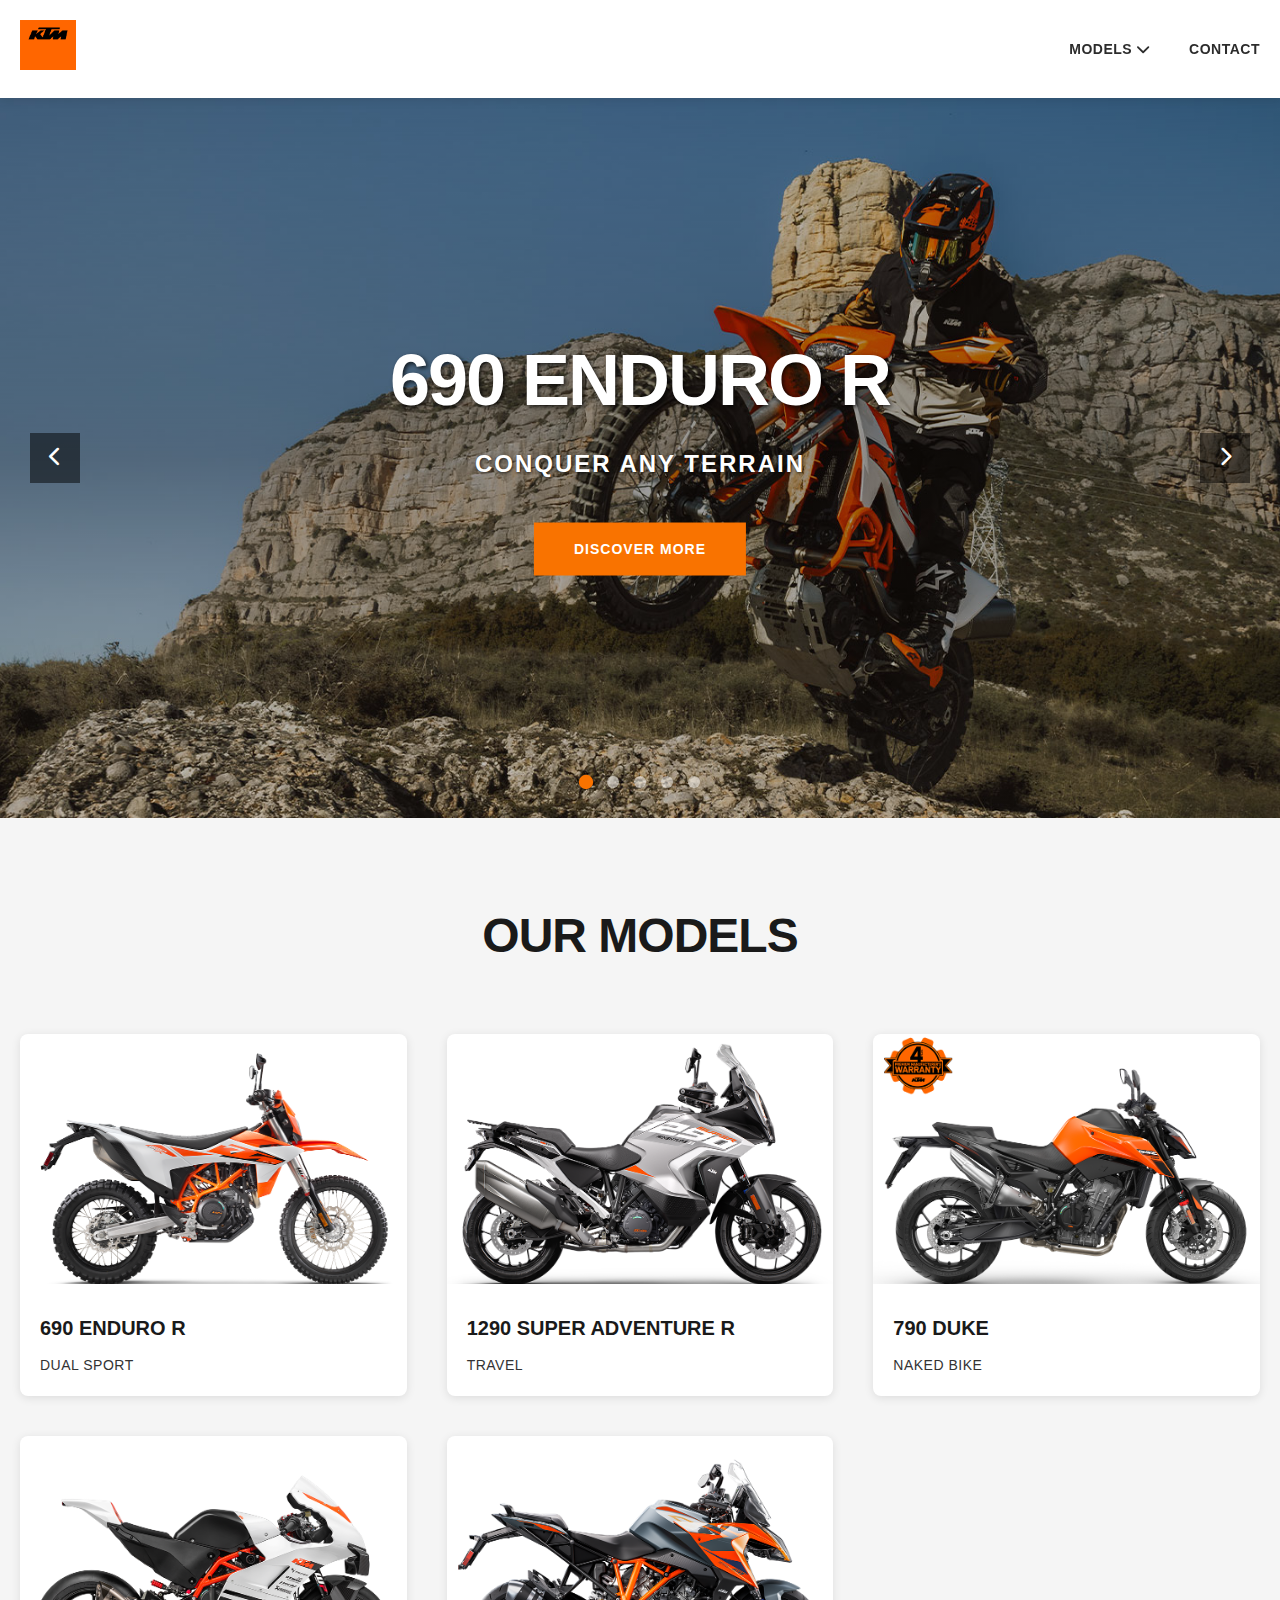
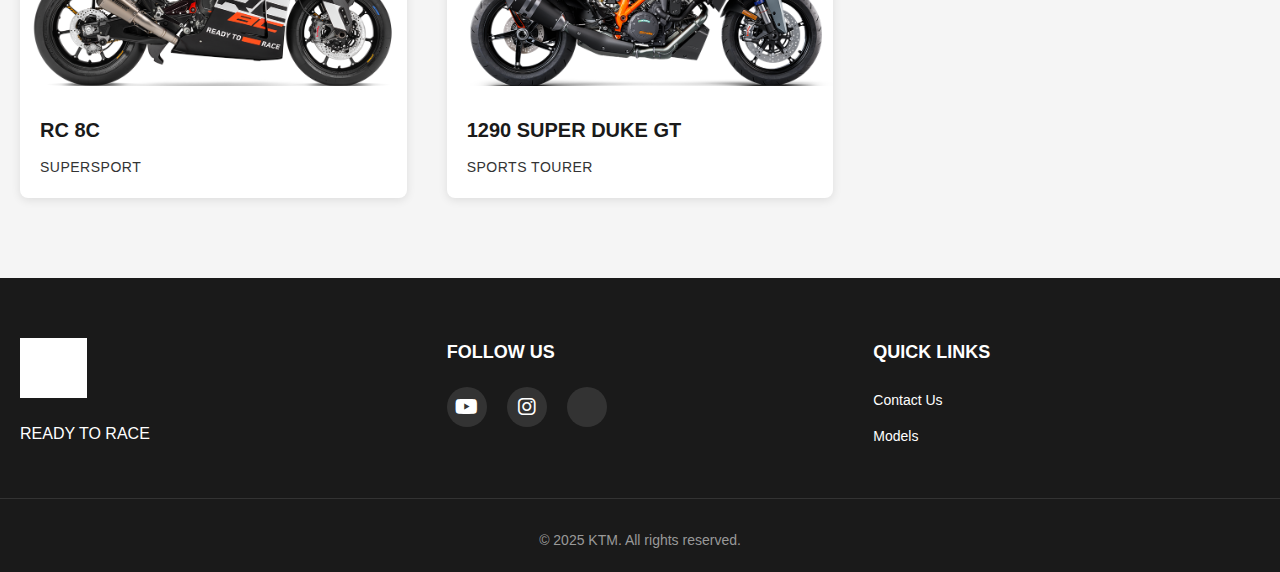
<file: index.html>
<!DOCTYPE html>
<html lang="en">
<head>
    <meta charset="UTF-8">
    <meta name="viewport" content="width=device-width, initial-scale=1.0">
    <title>KTM Motorcycles - Ready to Race</title>
    <link rel="stylesheet" href="css/styles.css">
    <link rel="stylesheet" href="css/carousel.css">
    <link rel="stylesheet" href="https://cdnjs.cloudflare.com/ajax/libs/font-awesome/6.0.0/css/all.min.css">
</head>
<body>
    <!-- Header Navigation -->
    <header class="main-header">
        <nav class="navbar">
            <div class="nav-container">
                <div class="logo-wrapper">
                    <a href="index.html">
                        <img src="Images/Logo.jpg" alt="KTM Logo" class="logo">
                    </a>
                </div>
                <div class="nav-menu">
                    <ul class="nav-list">
                        <li class="nav-item dropdown">
                            <a href="#" class="nav-link">Models <i class="fas fa-chevron-down"></i></a>
                            <ul class="dropdown-menu">
                                <li><a href="pages/690-enduro.html">690 Enduro R</a></li>
                                <li><a href="pages/1290-adventure.html">1290 Adventure</a></li>
                                <li><a href="pages/duke-790.html">Duke 790</a></li>
                                <li><a href="pages/rc-8c.html">RC 8C</a></li>
                                <li><a href="pages/super-duke-1290.html">Super Duke 1290</a></li>
                            </ul>
                        </li>
                        <li class="nav-item">
                            <a href="pages/contact.html" class="nav-link">Contact</a>
                        </li>
                    </ul>
                </div>
                <div class="mobile-menu-toggle">
                    <i class="fas fa-bars"></i>
                </div>
            </div>
        </nav>
    </header>

    <!-- Hero Carousel -->
    <section class="hero-carousel">
        <div class="carousel-container">
            <div class="carousel-slide active">
                <img src="Images/690 Enduro/690 Enduro Banner.jpg" alt="690 Enduro R">
                <div class="carousel-content">
                    <h1 class="carousel-title">690 ENDURO R</h1>
                    <p class="carousel-subtitle">CONQUER ANY TERRAIN</p>
                    <a href="pages/690-enduro.html" class="btn-primary">DISCOVER MORE</a>
                </div>
            </div>
            <div class="carousel-slide">
                <img src="Images/1290 Adventure/1290 Adventure Banner.jpg" alt="1290 Adventure">
                <div class="carousel-content">
                    <h1 class="carousel-title">1290 SUPER ADVENTURE R</h1>
                    <p class="carousel-subtitle">BUILT FOR ADVENTURE</p>
                    <a href="pages/1290-adventure.html" class="btn-primary">DISCOVER MORE</a>
                </div>
            </div>
            <div class="carousel-slide">
                <img src="Images/Duke 790/duke 790 banner.png" alt="Duke 790">
                <div class="carousel-content">
                    <h1 class="carousel-title">790 DUKE</h1>
                    <p class="carousel-subtitle">THE SCALPEL</p>
                    <a href="pages/duke-790.html" class="btn-primary">DISCOVER MORE</a>
                </div>
            </div>
            <div class="carousel-slide">
                <img src="Images/RC 8C/RC 8C Banner.jpg" alt="RC 8C">
                <div class="carousel-content">
                    <h1 class="carousel-title">RC 8C</h1>
                    <p class="carousel-subtitle">TRACK WEAPON</p>
                    <a href="pages/rc-8c.html" class="btn-primary">DISCOVER MORE</a>
                </div>
            </div>
            <div class="carousel-slide">
                <img src="Images/Superduke 1290/Superduke1290Banner1.jpg" alt="Super Duke 1290">
                <div class="carousel-content">
                    <h1 class="carousel-title">1290 SUPER DUKE GT</h1>
                    <p class="carousel-subtitle">THE BEAST</p>
                    <a href="pages/super-duke-1290.html" class="btn-primary">DISCOVER MORE</a>
                </div>
            </div>
            
            <!-- Carousel Controls -->
            <button class="carousel-control prev" onclick="changeSlide(-1)">
                <i class="fas fa-chevron-left"></i>
            </button>
            <button class="carousel-control next" onclick="changeSlide(1)">
                <i class="fas fa-chevron-right"></i>
            </button>
            
            <!-- Carousel Indicators -->
            <div class="carousel-indicators">
                <span class="indicator active" onclick="currentSlide(1)"></span>
                <span class="indicator" onclick="currentSlide(2)"></span>
                <span class="indicator" onclick="currentSlide(3)"></span>
                <span class="indicator" onclick="currentSlide(4)"></span>
                <span class="indicator" onclick="currentSlide(5)"></span>
            </div>
        </div>
    </section>

    <!-- Models Grid Section -->
    <section class="models-section">
        <div class="container">
            <h2 class="section-title">OUR MODELS</h2>
            <div class="models-grid">
                <div class="model-card">
                    <a href="pages/690-enduro.html">
                        <img src="Images/690 Enduro/690 Enduro.jpg" alt="690 Enduro R">
                        <h3>690 ENDURO R</h3>
                        <p>Dual Sport</p>
                    </a>
                </div>
                <div class="model-card">
                    <a href="pages/1290-adventure.html">
                        <img src="Images/1290 Adventure/1290 Adventure.png" alt="1290 Adventure">
                        <h3>1290 SUPER ADVENTURE R</h3>
                        <p>Travel</p>
                    </a>
                </div>
                <div class="model-card">
                    <a href="pages/duke-790.html">
                        <img src="Images/Duke 790/duke 790 Orange.png" alt="Duke 790">
                        <h3>790 DUKE</h3>
                        <p>Naked Bike</p>
                    </a>
                </div>
                <div class="model-card">
                    <a href="pages/rc-8c.html">
                        <img src="Images/RC 8C/RC 8C.jpg" alt="RC 8C">
                        <h3>RC 8C</h3>
                        <p>Supersport</p>
                    </a>
                </div>
                <div class="model-card">
                    <a href="pages/super-duke-1290.html">
                        <img src="Images/Superduke 1290/Superduke1290.jpg" alt="Super Duke 1290">
                        <h3>1290 SUPER DUKE GT</h3>
                        <p>Sports Tourer</p>
                    </a>
                </div>
            </div>
        </div>
    </section>

    <!-- Footer -->
    <footer class="main-footer">
        <div class="footer-content">
            <div class="footer-section">
                <img src="Images/Logo.jpg" alt="KTM Logo" class="footer-logo">
                <p>READY TO RACE</p>
            </div>
            <div class="footer-section">
                <h4>Follow Us</h4>
                <div class="social-links">
                    <a href="https://www.youtube.com/ktm" target="_blank" rel="noopener noreferrer">
                        <i class="fab fa-youtube"></i>
                    </a>
                    <a href="https://www.instagram.com/ktmusa/" target="_blank" rel="noopener noreferrer">
                        <i class="fab fa-instagram"></i>
                    </a>
                    <a href="https://x.com/KTMUSA" target="_blank" rel="noopener noreferrer">
                        <i class="fab fa-x-twitter"></i>
                    </a>
                </div>
            </div>
            <div class="footer-section">
                <h4>Quick Links</h4>
                <ul class="footer-links">
                    <li><a href="pages/contact.html">Contact Us</a></li>
                    <li><a href="#">Models</a></li>
                </ul>
            </div>
        </div>
        <div class="footer-bottom">
            <p>&copy; 2025 KTM. All rights reserved.</p>
        </div>
    </footer>

    <script src="js/carousel.js"></script>
    <script src="js/main.js"></script>
</body>
</html>
</file>
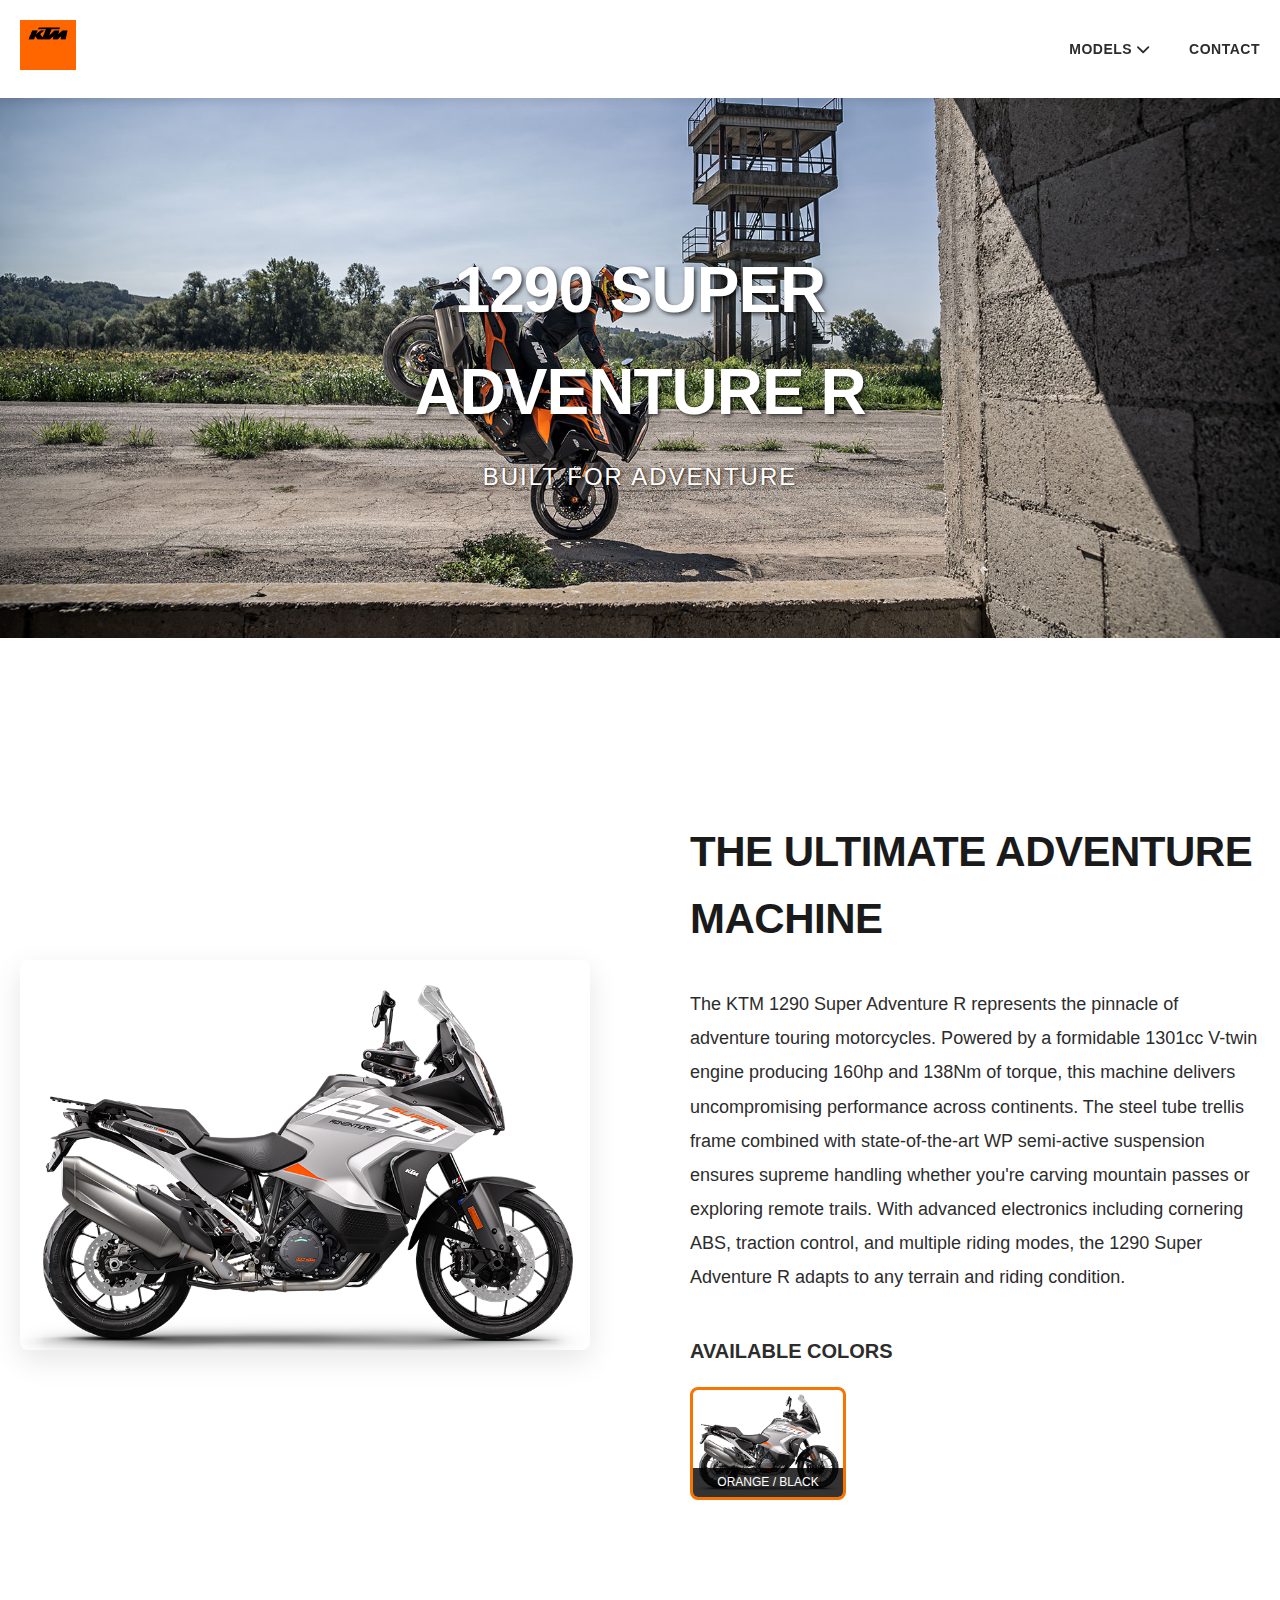
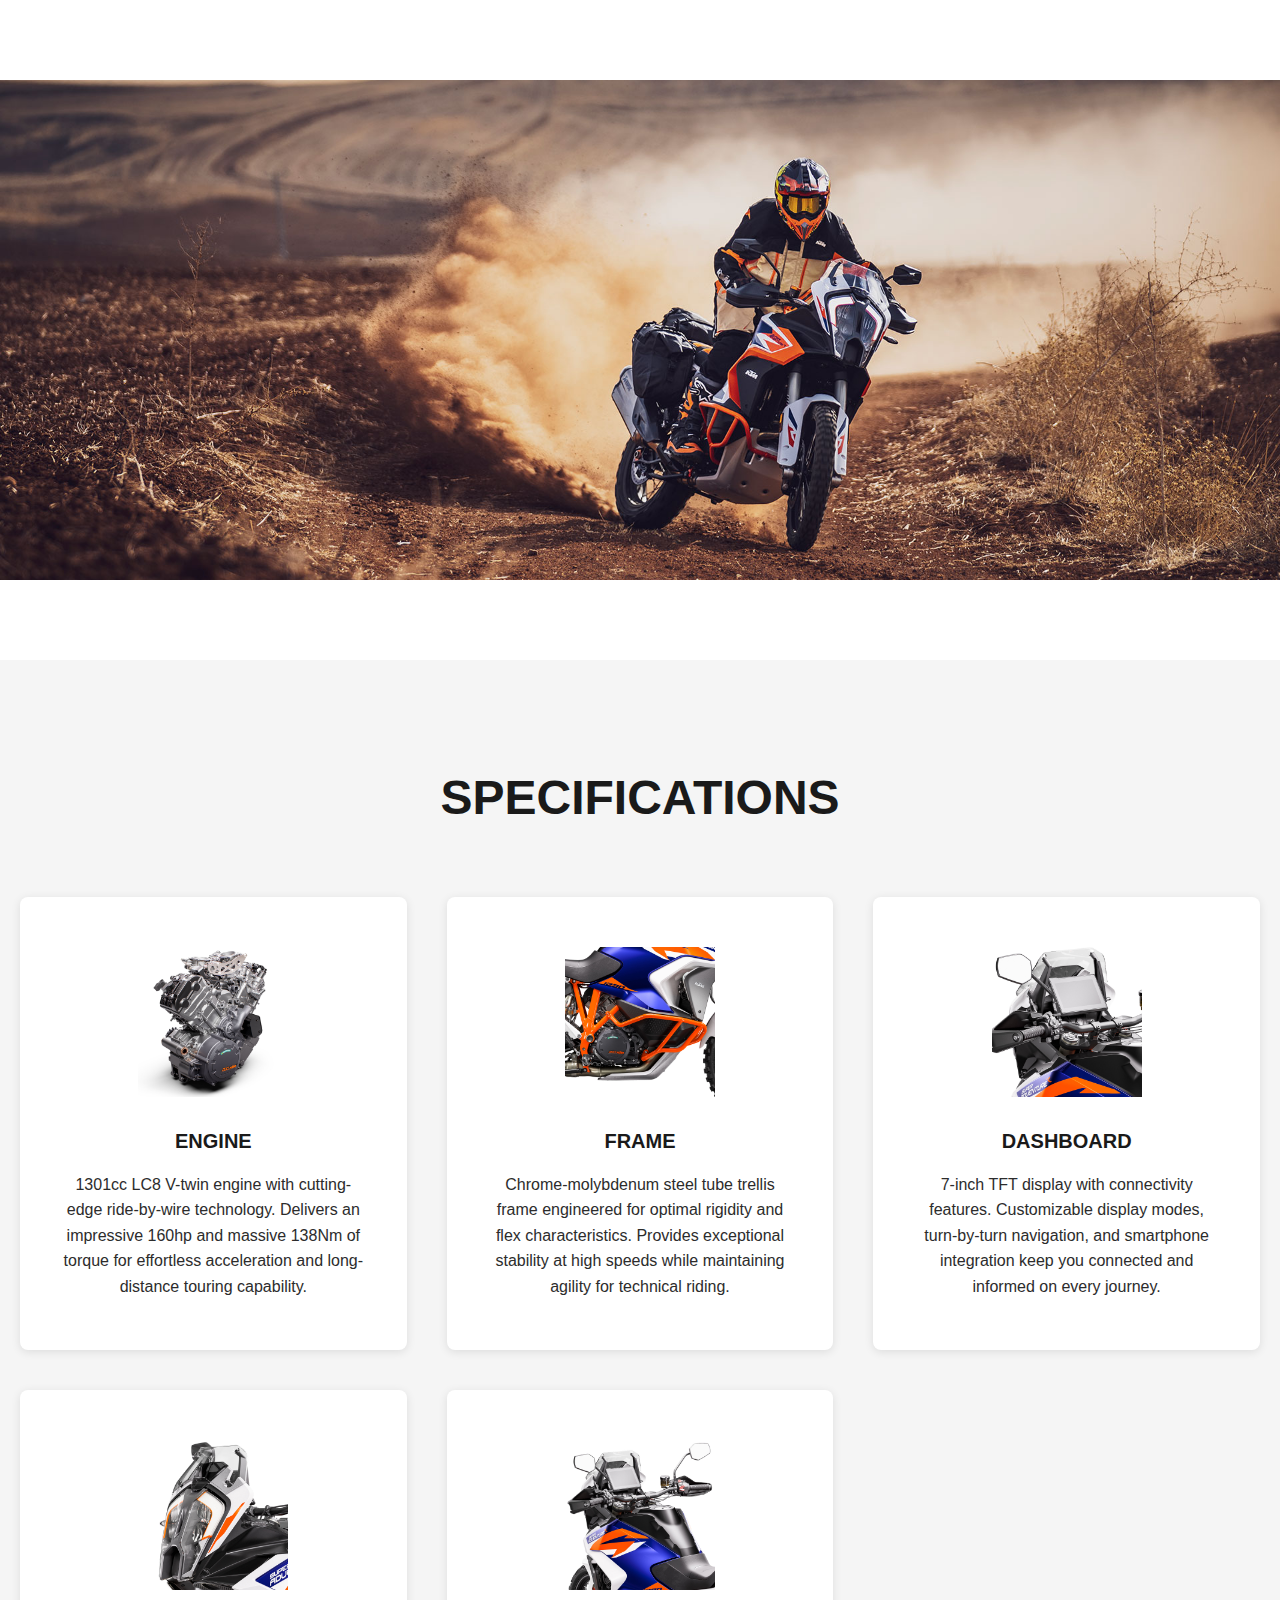
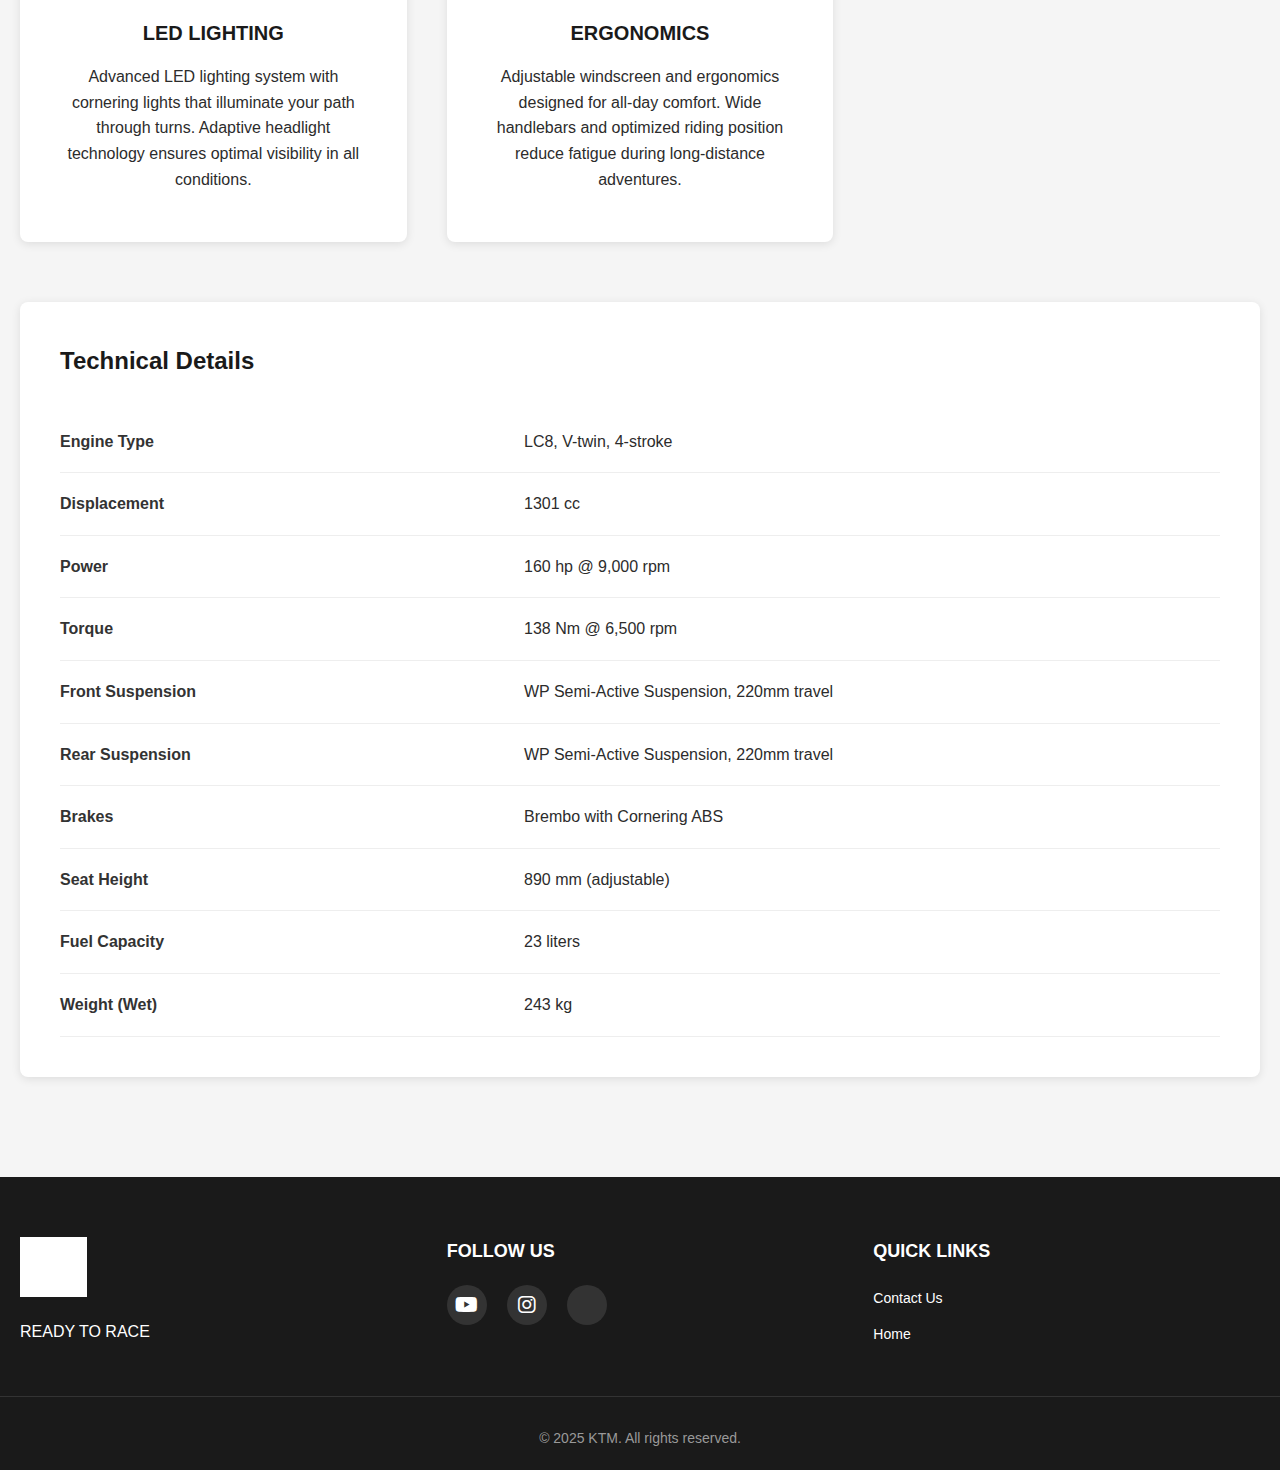
<file: pages/1290-adventure.html>
<!DOCTYPE html>
<html lang="en">
<head>
    <meta charset="UTF-8">
    <meta name="viewport" content="width=device-width, initial-scale=1.0">
    <title>KTM 1290 Super Adventure R - Ready to Race</title>
    <link rel="stylesheet" href="../css/styles.css">
    <link rel="stylesheet" href="../css/model-page.css">
    <link rel="stylesheet" href="https://cdnjs.cloudflare.com/ajax/libs/font-awesome/6.0.0/css/all.min.css">
</head>
<body>
    <!-- Header Navigation -->
    <header class="main-header">
        <nav class="navbar">
            <div class="nav-container">
                <div class="logo-wrapper">
                    <a href="../index.html">
                        <img src="../Images/Logo.jpg" alt="KTM Logo" class="logo">
                    </a>
                </div>
                <div class="nav-menu">
                    <ul class="nav-list">
                        <li class="nav-item dropdown">
                            <a href="#" class="nav-link">Models <i class="fas fa-chevron-down"></i></a>
                            <ul class="dropdown-menu">
                                <li><a href="690-enduro.html">690 Enduro R</a></li>
                                <li><a href="1290-adventure.html">1290 Adventure</a></li>
                                <li><a href="duke-790.html">Duke 790</a></li>
                                <li><a href="rc-8c.html">RC 8C</a></li>
                                <li><a href="super-duke-1290.html">Super Duke 1290</a></li>
                            </ul>
                        </li>
                        <li class="nav-item">
                            <a href="contact.html" class="nav-link">Contact</a>
                        </li>
                    </ul>
                </div>
                <div class="mobile-menu-toggle">
                    <i class="fas fa-bars"></i>
                </div>
            </div>
        </nav>
    </header>

    <!-- Hero Banner -->
    <section class="model-hero">
        <img src="../Images/1290 Adventure/1290 Adventure Banner.jpg" alt="KTM 1290 Super Adventure R Banner">
        <div class="model-hero-content">
            <h1>1290 SUPER ADVENTURE R</h1>
            <p>Built for Adventure</p>
        </div>
    </section>

    <!-- Model Overview -->
    <section class="model-overview">
        <div class="container">
            <div class="model-image-container">
                <img src="../Images/1290 Adventure/1290 Adventure.png" alt="KTM 1290 Super Adventure R" class="model-image">
            </div>
            <div class="model-info">
                <h2>THE ULTIMATE ADVENTURE MACHINE</h2>
                <p class="model-description">
                    The KTM 1290 Super Adventure R represents the pinnacle of adventure touring motorcycles. 
                    Powered by a formidable 1301cc V-twin engine producing 160hp and 138Nm of torque, this machine 
                    delivers uncompromising performance across continents. The steel tube trellis frame combined with 
                    state-of-the-art WP semi-active suspension ensures supreme handling whether you're carving mountain 
                    passes or exploring remote trails. With advanced electronics including cornering ABS, traction control, 
                    and multiple riding modes, the 1290 Super Adventure R adapts to any terrain and riding condition.
                </p>
                <div class="color-options">
                    <h3>Available Colors</h3>
                    <div class="color-selector">
                        <div class="color-option active">
                            <img src="../Images/1290 Adventure/1290 Adventure.png" alt="Orange Black">
                            <span class="color-name">Orange / Black</span>
                        </div>
                    </div>
                </div>
            </div>
        </div>
    </section>

    <!-- Banner 2 -->
    <section class="banner-section">
        <img src="../Images/1290 Adventure/1290 Adventure Banner2.jpg" alt="1290 Adventure Action">
    </section>

    <!-- Specifications -->
    <section class="specifications">
        <div class="container">
            <h2>SPECIFICATIONS</h2>
            <div class="specs-grid">
                <div class="spec-item">
                    <img src="../Images/1290 Adventure/engine.jpg" alt="Engine">
                    <h3>Engine</h3>
                    <p>1301cc LC8 V-twin engine with cutting-edge ride-by-wire technology. Delivers an impressive 160hp 
                    and massive 138Nm of torque for effortless acceleration and long-distance touring capability.</p>
                </div>
                <div class="spec-item">
                    <img src="../Images/1290 Adventure/frame.jpg" alt="Frame">
                    <h3>Frame</h3>
                    <p>Chrome-molybdenum steel tube trellis frame engineered for optimal rigidity and flex characteristics. 
                    Provides exceptional stability at high speeds while maintaining agility for technical riding.</p>
                </div>
                <div class="spec-item">
                    <img src="../Images/1290 Adventure/dashbaord.jpg" alt="Dashboard">
                    <h3>Dashboard</h3>
                    <p>7-inch TFT display with connectivity features. Customizable display modes, turn-by-turn navigation, 
                    and smartphone integration keep you connected and informed on every journey.</p>
                </div>
                <div class="spec-item">
                    <img src="../Images/1290 Adventure/headlight.jpg" alt="Headlight">
                    <h3>LED Lighting</h3>
                    <p>Advanced LED lighting system with cornering lights that illuminate your path through turns. 
                    Adaptive headlight technology ensures optimal visibility in all conditions.</p>
                </div>
                <div class="spec-item">
                    <img src="../Images/1290 Adventure/handlebar.jpg" alt="Ergonomics">
                    <h3>Ergonomics</h3>
                    <p>Adjustable windscreen and ergonomics designed for all-day comfort. Wide handlebars and 
                    optimized riding position reduce fatigue during long-distance adventures.</p>
                </div>
            </div>

            <!-- Technical Specifications Table -->
            <div class="tech-specs">
                <h3>Technical Details</h3>
                <table class="specs-table">
                    <tr>
                        <td>Engine Type</td>
                        <td>LC8, V-twin, 4-stroke</td>
                    </tr>
                    <tr>
                        <td>Displacement</td>
                        <td>1301 cc</td>
                    </tr>
                    <tr>
                        <td>Power</td>
                        <td>160 hp @ 9,000 rpm</td>
                    </tr>
                    <tr>
                        <td>Torque</td>
                        <td>138 Nm @ 6,500 rpm</td>
                    </tr>
                    <tr>
                        <td>Front Suspension</td>
                        <td>WP Semi-Active Suspension, 220mm travel</td>
                    </tr>
                    <tr>
                        <td>Rear Suspension</td>
                        <td>WP Semi-Active Suspension, 220mm travel</td>
                    </tr>
                    <tr>
                        <td>Brakes</td>
                        <td>Brembo with Cornering ABS</td>
                    </tr>
                    <tr>
                        <td>Seat Height</td>
                        <td>890 mm (adjustable)</td>
                    </tr>
                    <tr>
                        <td>Fuel Capacity</td>
                        <td>23 liters</td>
                    </tr>
                    <tr>
                        <td>Weight (Wet)</td>
                        <td>243 kg</td>
                    </tr>
                </table>
            </div>
        </div>
    </section>

    <!-- Footer -->
    <footer class="main-footer">
        <div class="footer-content">
            <div class="footer-section">
                <img src="../Images/Logo.jpg" alt="KTM Logo" class="footer-logo">
                <p>READY TO RACE</p>
            </div>
            <div class="footer-section">
                <h4>Follow Us</h4>
                <div class="social-links">
                    <a href="https://www.youtube.com/ktm" target="_blank" rel="noopener noreferrer">
                        <i class="fab fa-youtube"></i>
                    </a>
                    <a href="https://www.instagram.com/ktmusa/" target="_blank" rel="noopener noreferrer">
                        <i class="fab fa-instagram"></i>
                    </a>
                    <a href="https://x.com/KTMUSA" target="_blank" rel="noopener noreferrer">
                        <i class="fab fa-x-twitter"></i>
                    </a>
                </div>
            </div>
            <div class="footer-section">
                <h4>Quick Links</h4>
                <ul class="footer-links">
                    <li><a href="contact.html">Contact Us</a></li>
                    <li><a href="../index.html">Home</a></li>
                </ul>
            </div>
        </div>
        <div class="footer-bottom">
            <p>&copy; 2025 KTM. All rights reserved.</p>
        </div>
    </footer>

    <script src="../js/main.js"></script>
</body>
</html>
</file>
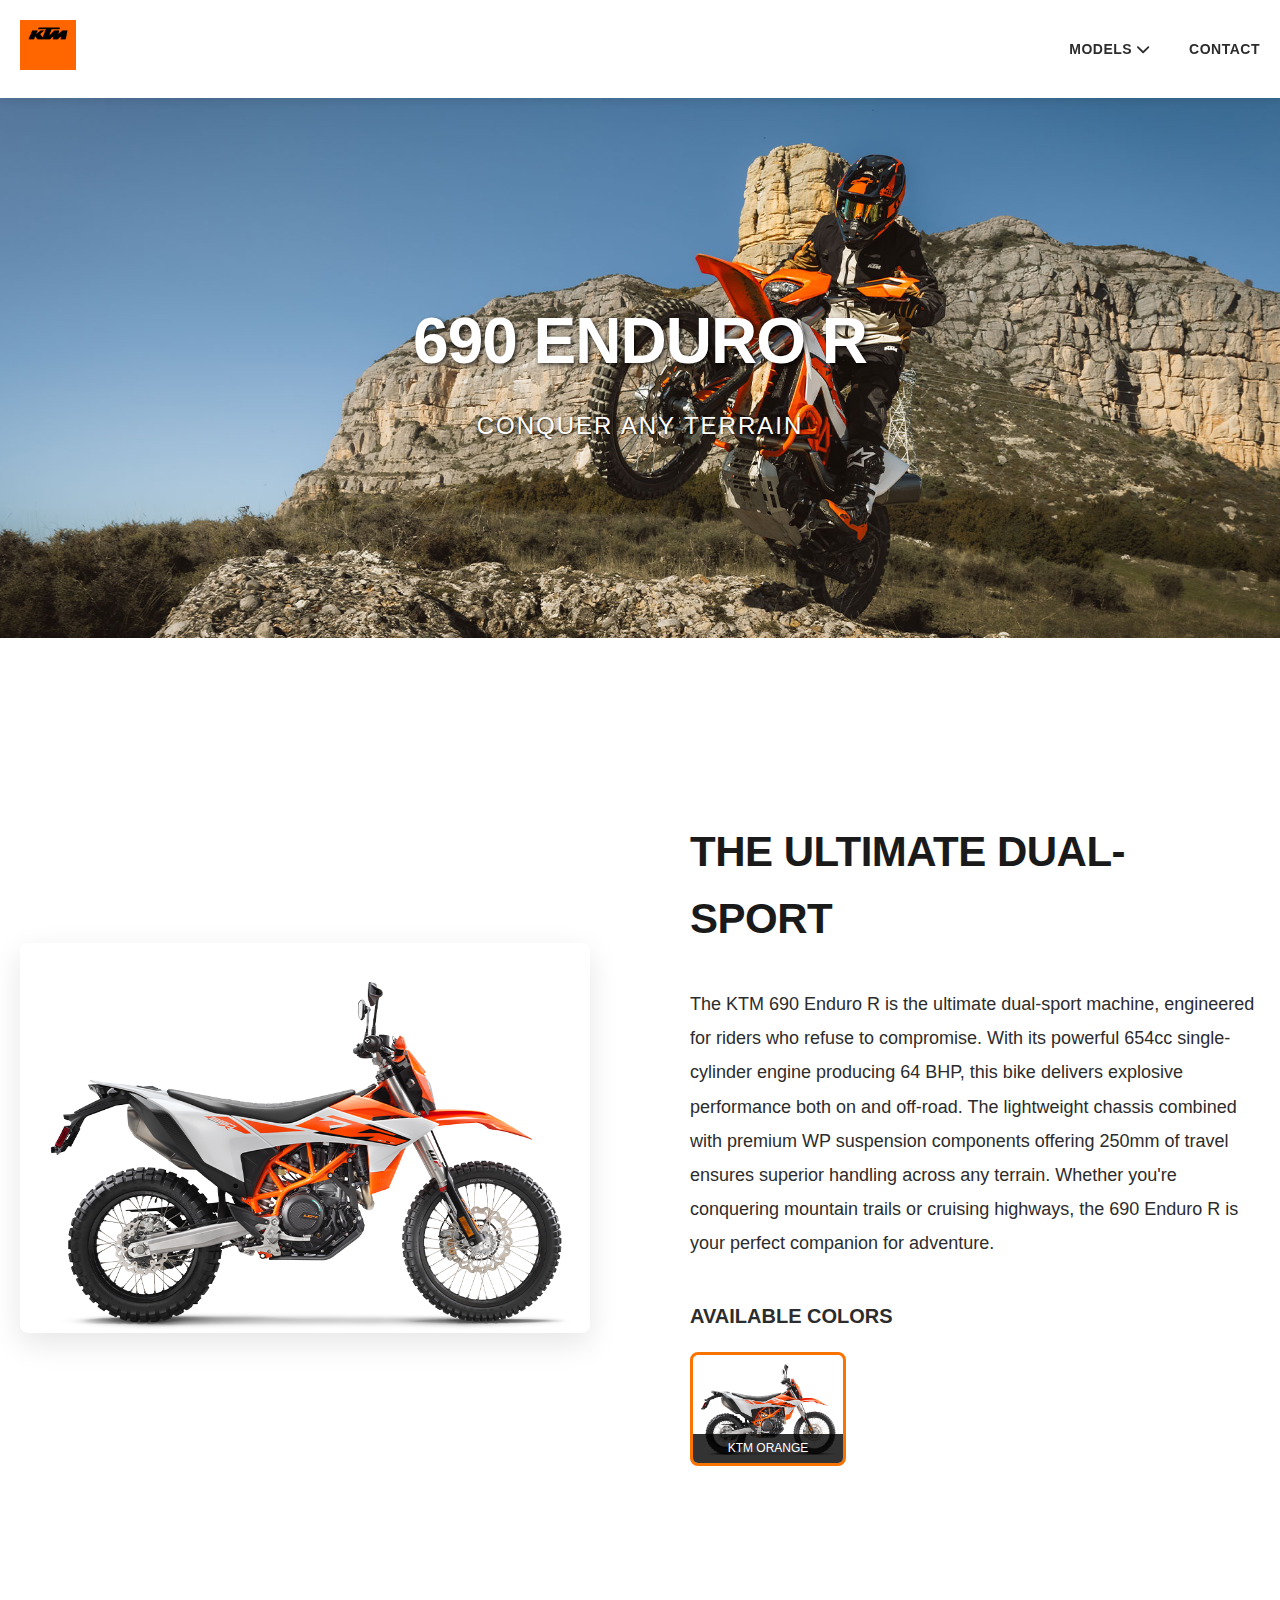
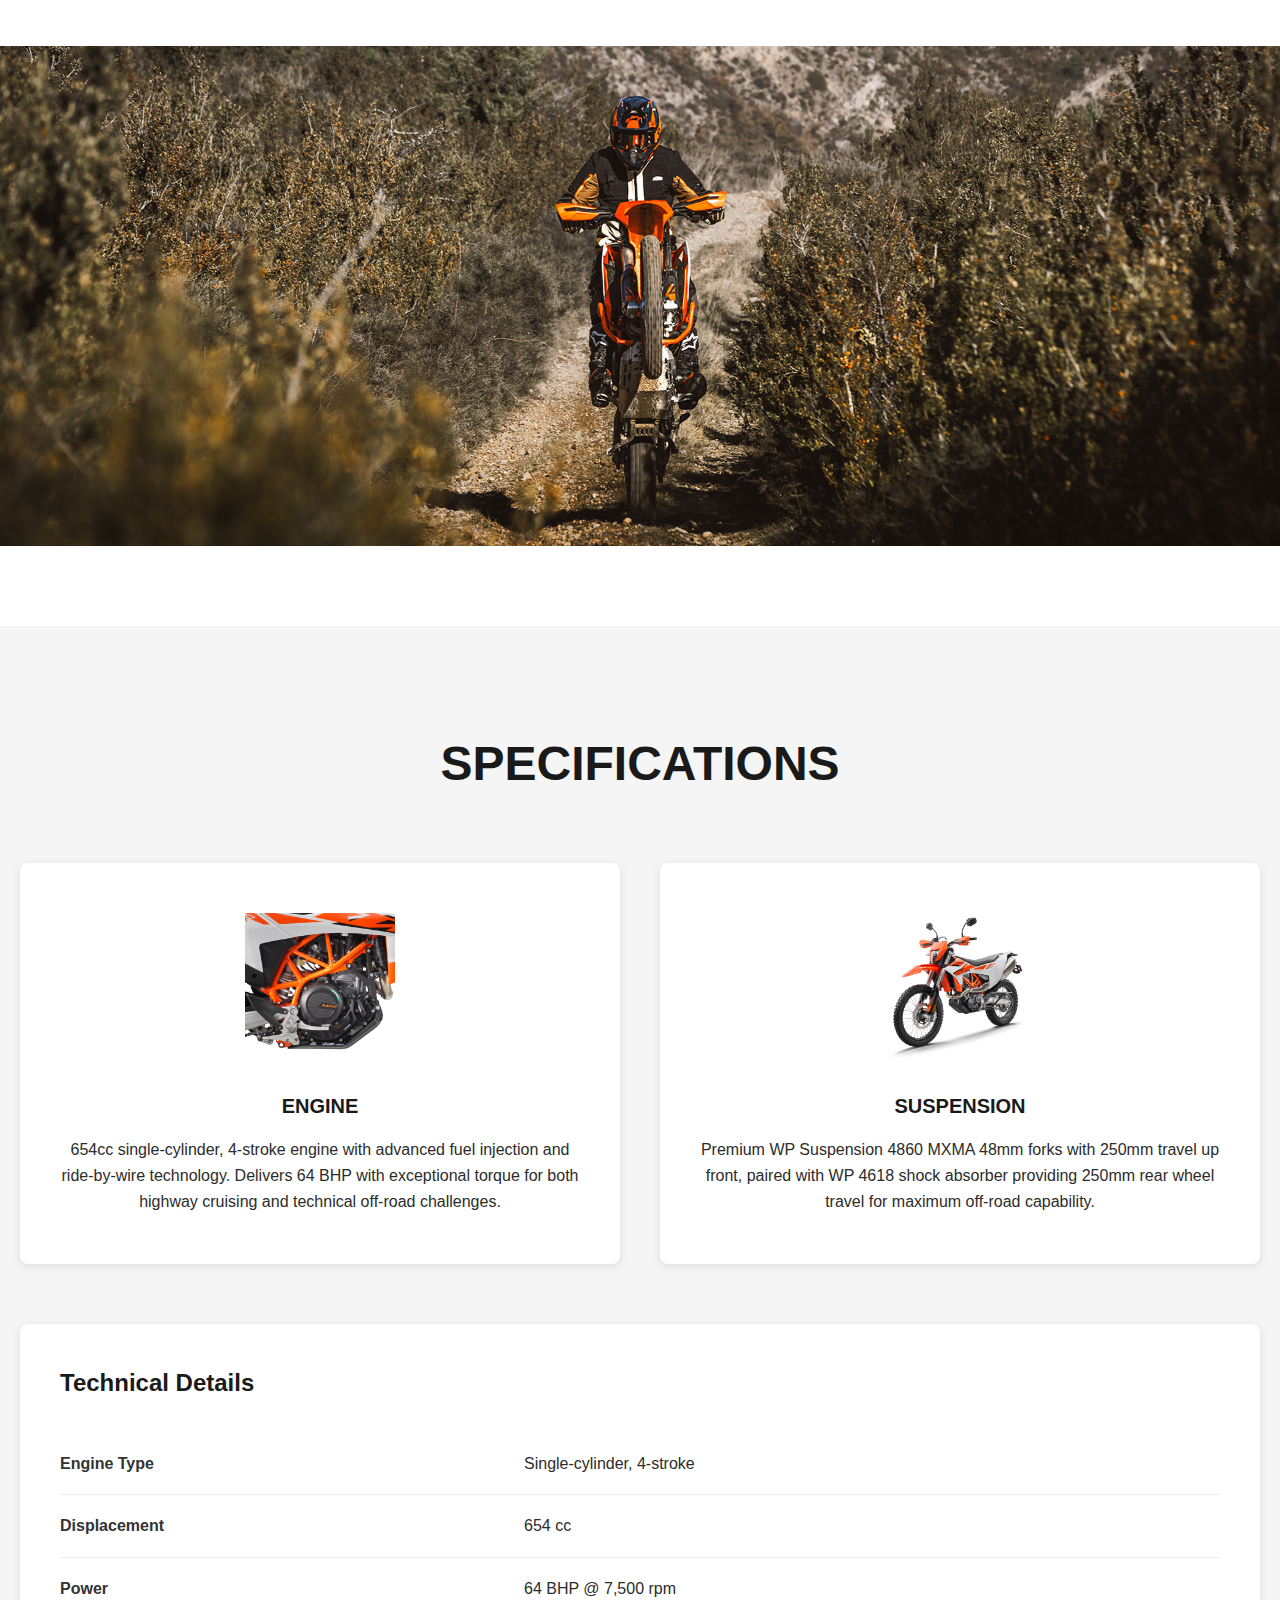
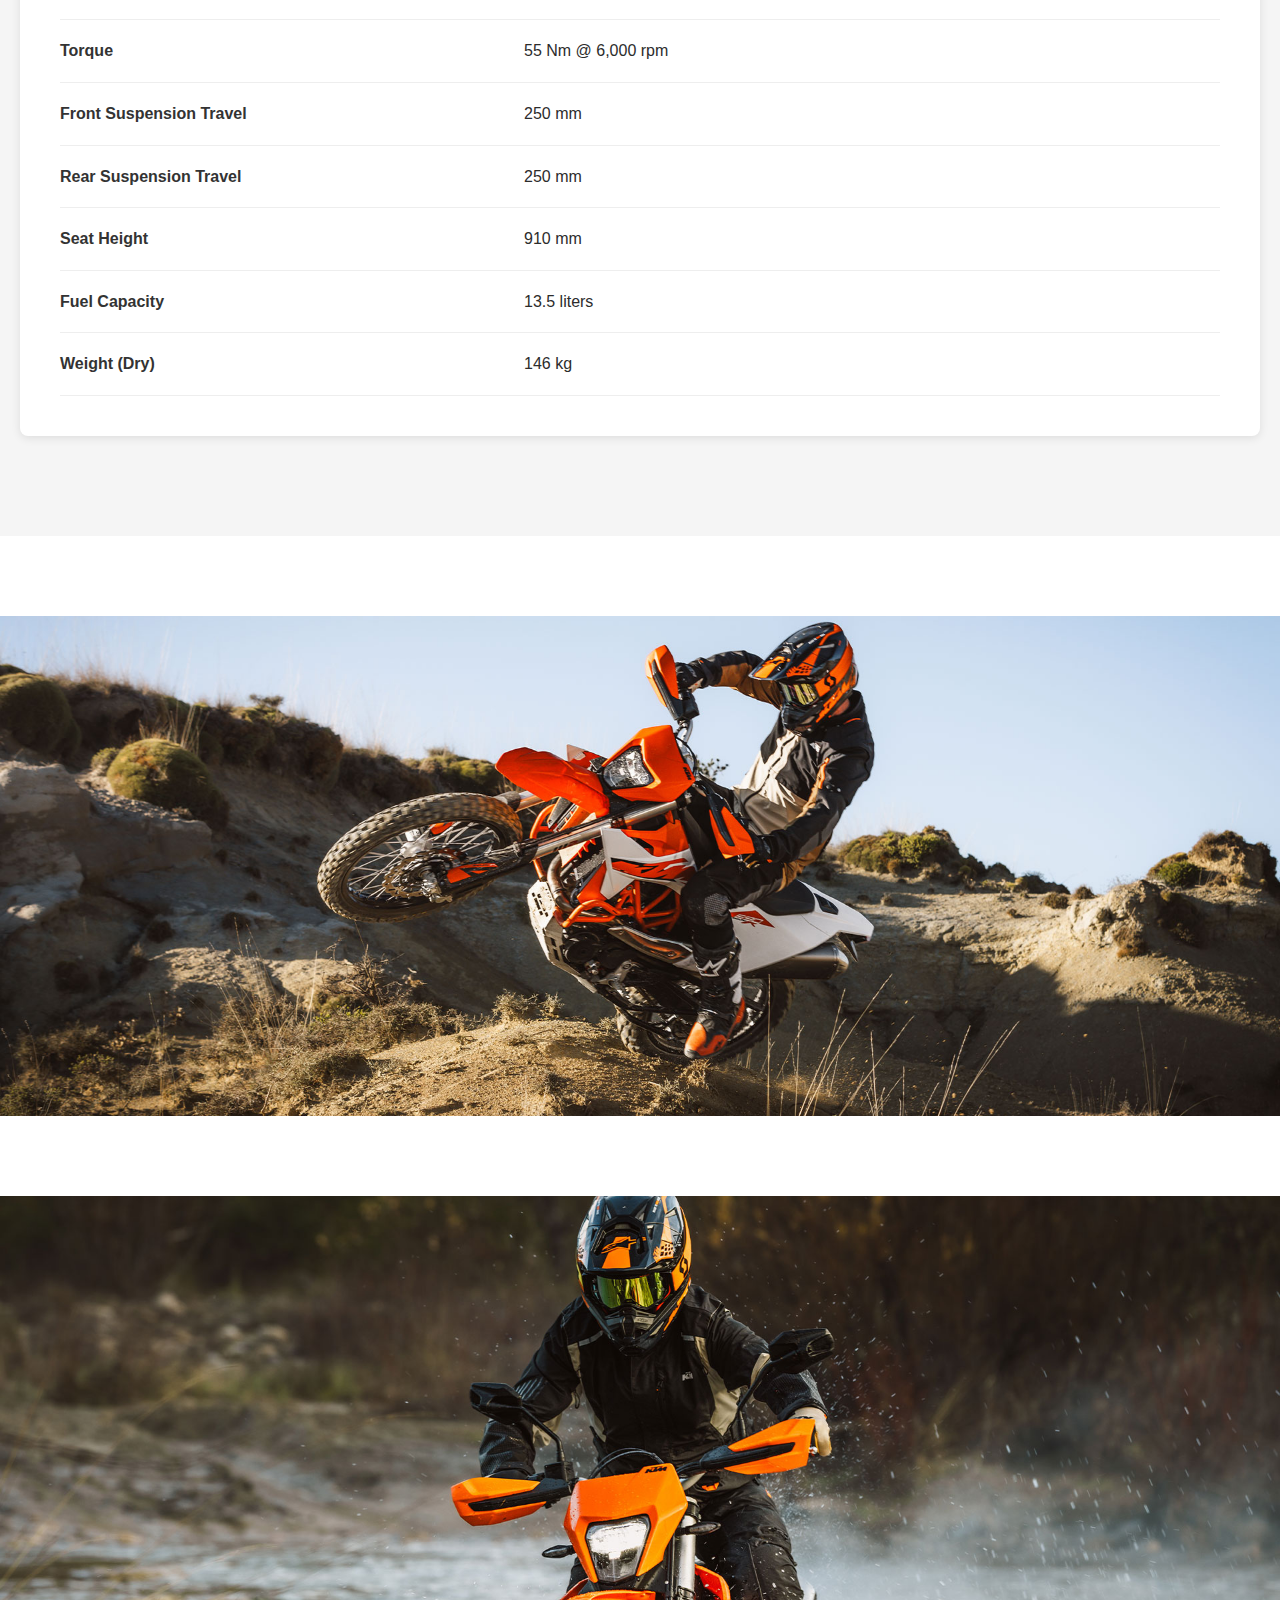
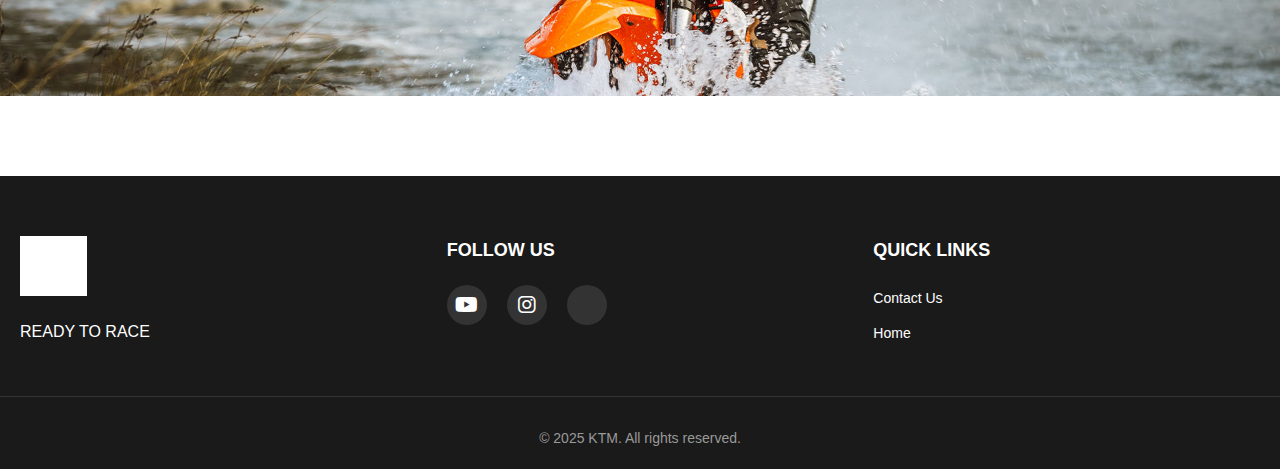
<file: pages/690-enduro.html>
<!DOCTYPE html>
<html lang="en">
<head>
    <meta charset="UTF-8">
    <meta name="viewport" content="width=device-width, initial-scale=1.0">
    <title>KTM 690 Enduro R - Ready to Race</title>
    <link rel="stylesheet" href="../css/styles.css">
    <link rel="stylesheet" href="../css/model-page.css">
    <link rel="stylesheet" href="https://cdnjs.cloudflare.com/ajax/libs/font-awesome/6.0.0/css/all.min.css">
</head>
<body>
    <!-- Header Navigation -->
    <header class="main-header">
        <nav class="navbar">
            <div class="nav-container">
                <div class="logo-wrapper">
                    <a href="../index.html">
                        <img src="../Images/Logo.jpg" alt="KTM Logo" class="logo">
                    </a>
                </div>
                <div class="nav-menu">
                    <ul class="nav-list">
                        <li class="nav-item dropdown">
                            <a href="#" class="nav-link">Models <i class="fas fa-chevron-down"></i></a>
                            <ul class="dropdown-menu">
                                <li><a href="690-enduro.html">690 Enduro R</a></li>
                                <li><a href="1290-adventure.html">1290 Adventure</a></li>
                                <li><a href="duke-790.html">Duke 790</a></li>
                                <li><a href="rc-8c.html">RC 8C</a></li>
                                <li><a href="super-duke-1290.html">Super Duke 1290</a></li>
                            </ul>
                        </li>
                        <li class="nav-item">
                            <a href="contact.html" class="nav-link">Contact</a>
                        </li>
                    </ul>
                </div>
                <div class="mobile-menu-toggle">
                    <i class="fas fa-bars"></i>
                </div>
            </div>
        </nav>
    </header>

    <!-- Hero Banner -->
    <section class="model-hero">
        <img src="../Images/690 Enduro/690 Enduro Banner.jpg" alt="KTM 690 Enduro R Banner">
        <div class="model-hero-content">
            <h1>690 ENDURO R</h1>
            <p>Conquer Any Terrain</p>
        </div>
    </section>

    <!-- Model Overview -->
    <section class="model-overview">
        <div class="container">
            <div class="model-image-container">
                <img src="../Images/690 Enduro/690 Enduro.jpg" alt="KTM 690 Enduro R" class="model-image">
            </div>
            <div class="model-info">
                <h2>THE ULTIMATE DUAL-SPORT</h2>
                <p class="model-description">
                    The KTM 690 Enduro R is the ultimate dual-sport machine, engineered for riders who refuse to compromise. 
                    With its powerful 654cc single-cylinder engine producing 64 BHP, this bike delivers explosive performance 
                    both on and off-road. The lightweight chassis combined with premium WP suspension components offering 
                    250mm of travel ensures superior handling across any terrain. Whether you're conquering mountain trails 
                    or cruising highways, the 690 Enduro R is your perfect companion for adventure.
                </p>
                <div class="color-options">
                    <h3>Available Colors</h3>
                    <div class="color-selector">
                        <div class="color-option active">
                            <img src="../Images/690 Enduro/690 Enduro.jpg" alt="Orange">
                            <span class="color-name">KTM Orange</span>
                        </div>
                    </div>
                </div>
            </div>
        </div>
    </section>

    <!-- Banner 2 -->
    <section class="banner-section">
        <img src="../Images/690 Enduro/690 Enduro Banner2.jpg" alt="690 Enduro Action">
    </section>

    <!-- Specifications -->
    <section class="specifications">
        <div class="container">
            <h2>SPECIFICATIONS</h2>
            <div class="specs-grid">
                <div class="spec-item">
                    <img src="../Images/690 Enduro/engine.png" alt="Engine">
                    <h3>Engine</h3>
                    <p>654cc single-cylinder, 4-stroke engine with advanced fuel injection and ride-by-wire technology. 
                    Delivers 64 BHP with exceptional torque for both highway cruising and technical off-road challenges.</p>
                </div>
                <div class="spec-item">
                    <img src="../Images/690 Enduro/front forks.png" alt="Suspension">
                    <h3>Suspension</h3>
                    <p>Premium WP Suspension 4860 MXMA 48mm forks with 250mm travel up front, paired with WP 4618 
                    shock absorber providing 250mm rear wheel travel for maximum off-road capability.</p>
                </div>
            </div>

            <!-- Technical Specifications Table -->
            <div class="tech-specs">
                <h3>Technical Details</h3>
                <table class="specs-table">
                    <tr>
                        <td>Engine Type</td>
                        <td>Single-cylinder, 4-stroke</td>
                    </tr>
                    <tr>
                        <td>Displacement</td>
                        <td>654 cc</td>
                    </tr>
                    <tr>
                        <td>Power</td>
                        <td>64 BHP @ 7,500 rpm</td>
                    </tr>
                    <tr>
                        <td>Torque</td>
                        <td>55 Nm @ 6,000 rpm</td>
                    </tr>
                    <tr>
                        <td>Front Suspension Travel</td>
                        <td>250 mm</td>
                    </tr>
                    <tr>
                        <td>Rear Suspension Travel</td>
                        <td>250 mm</td>
                    </tr>
                    <tr>
                        <td>Seat Height</td>
                        <td>910 mm</td>
                    </tr>
                    <tr>
                        <td>Fuel Capacity</td>
                        <td>13.5 liters</td>
                    </tr>
                    <tr>
                        <td>Weight (Dry)</td>
                        <td>146 kg</td>
                    </tr>
                </table>
            </div>
        </div>
    </section>

    <!-- Banner 3 -->
    <section class="banner-section">
        <img src="../Images/690 Enduro/690 Enduro Banner3.jpg" alt="690 Enduro Adventure">
    </section>

    <!-- Banner 4 -->
    <section class="banner-section">
        <img src="../Images/690 Enduro/690 Enduro Banner4.jpg" alt="690 Enduro Detail">
    </section>

    <!-- Footer -->
    <footer class="main-footer">
        <div class="footer-content">
            <div class="footer-section">
                <img src="../Images/Logo.jpg" alt="KTM Logo" class="footer-logo">
                <p>READY TO RACE</p>
            </div>
            <div class="footer-section">
                <h4>Follow Us</h4>
                <div class="social-links">
                    <a href="https://www.youtube.com/ktm" target="_blank" rel="noopener noreferrer">
                        <i class="fab fa-youtube"></i>
                    </a>
                    <a href="https://www.instagram.com/ktmusa/" target="_blank" rel="noopener noreferrer">
                        <i class="fab fa-instagram"></i>
                    </a>
                    <a href="https://x.com/KTMUSA" target="_blank" rel="noopener noreferrer">
                        <i class="fab fa-x-twitter"></i>
                    </a>
                </div>
            </div>
            <div class="footer-section">
                <h4>Quick Links</h4>
                <ul class="footer-links">
                    <li><a href="contact.html">Contact Us</a></li>
                    <li><a href="../index.html">Home</a></li>
                </ul>
            </div>
        </div>
        <div class="footer-bottom">
            <p>&copy; 2025 KTM. All rights reserved.</p>
        </div>
    </footer>

    <script src="../js/main.js"></script>
</body>
</html>
</file>
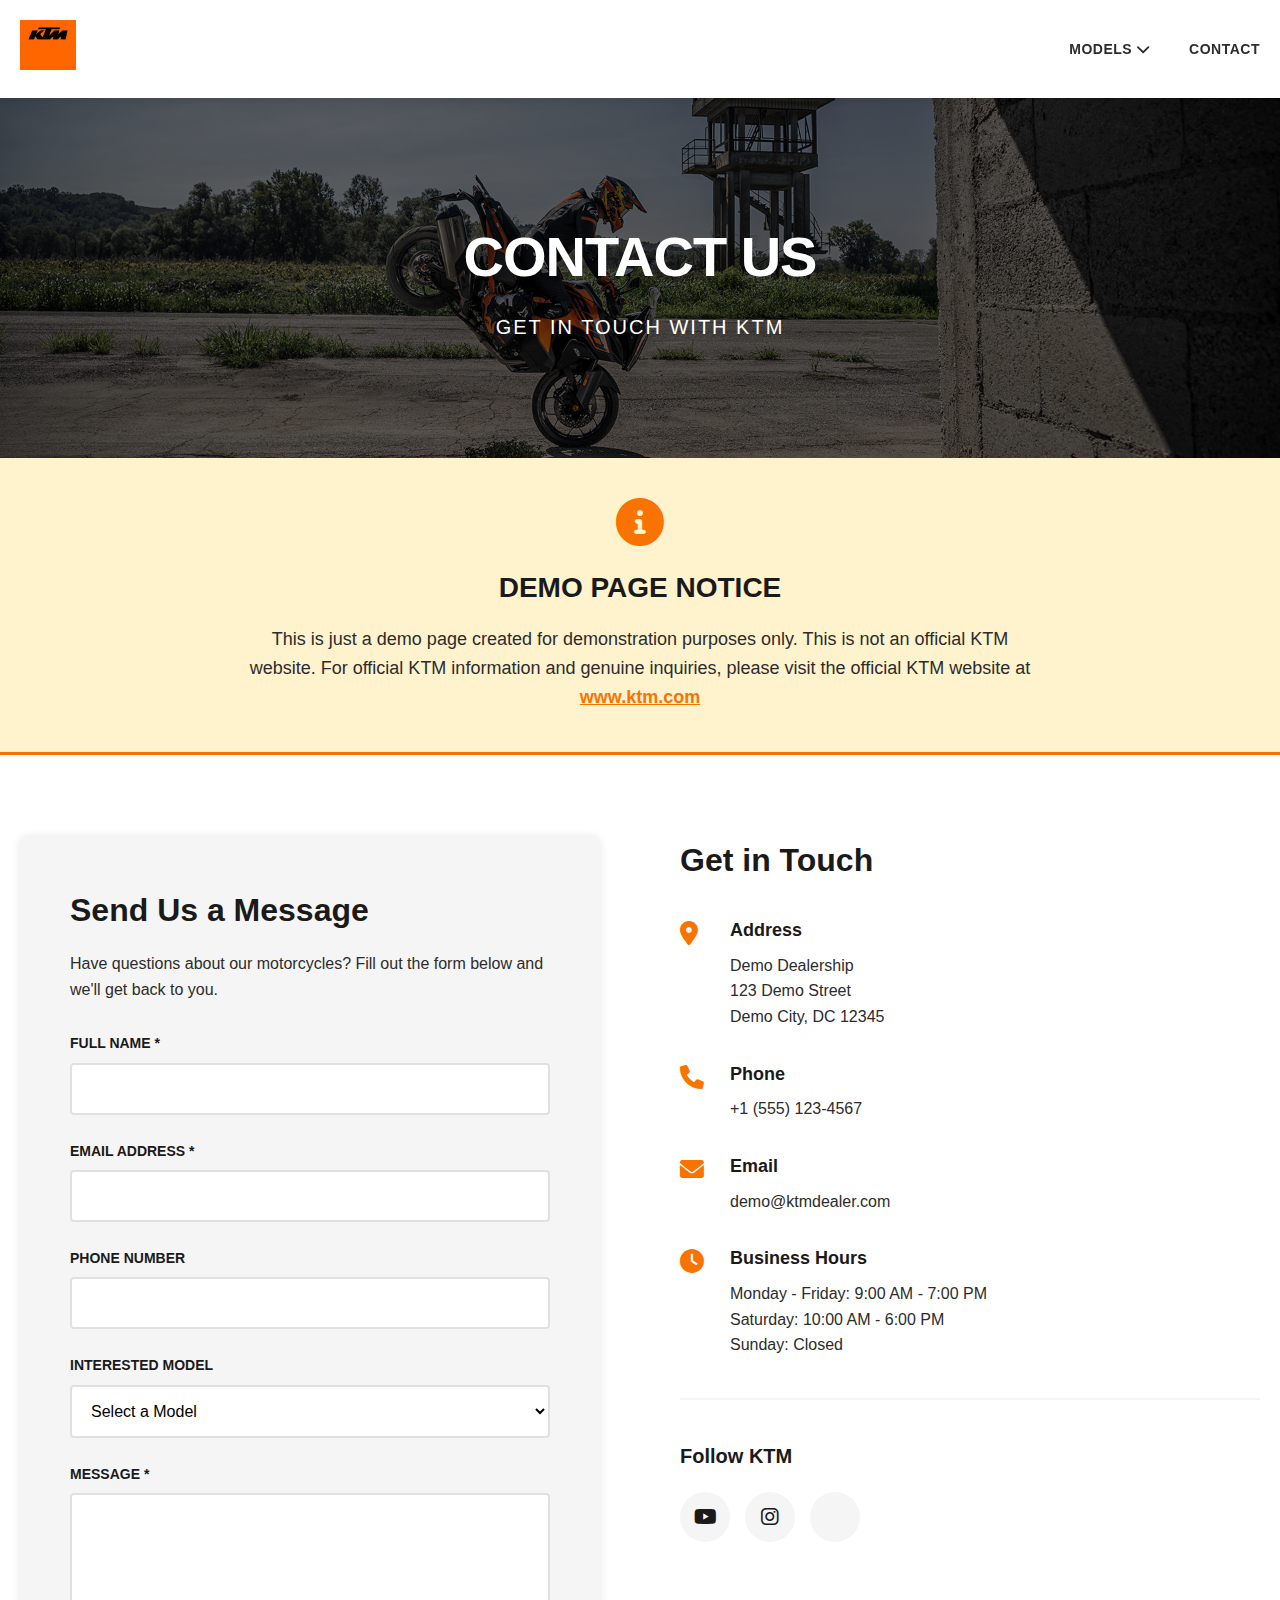
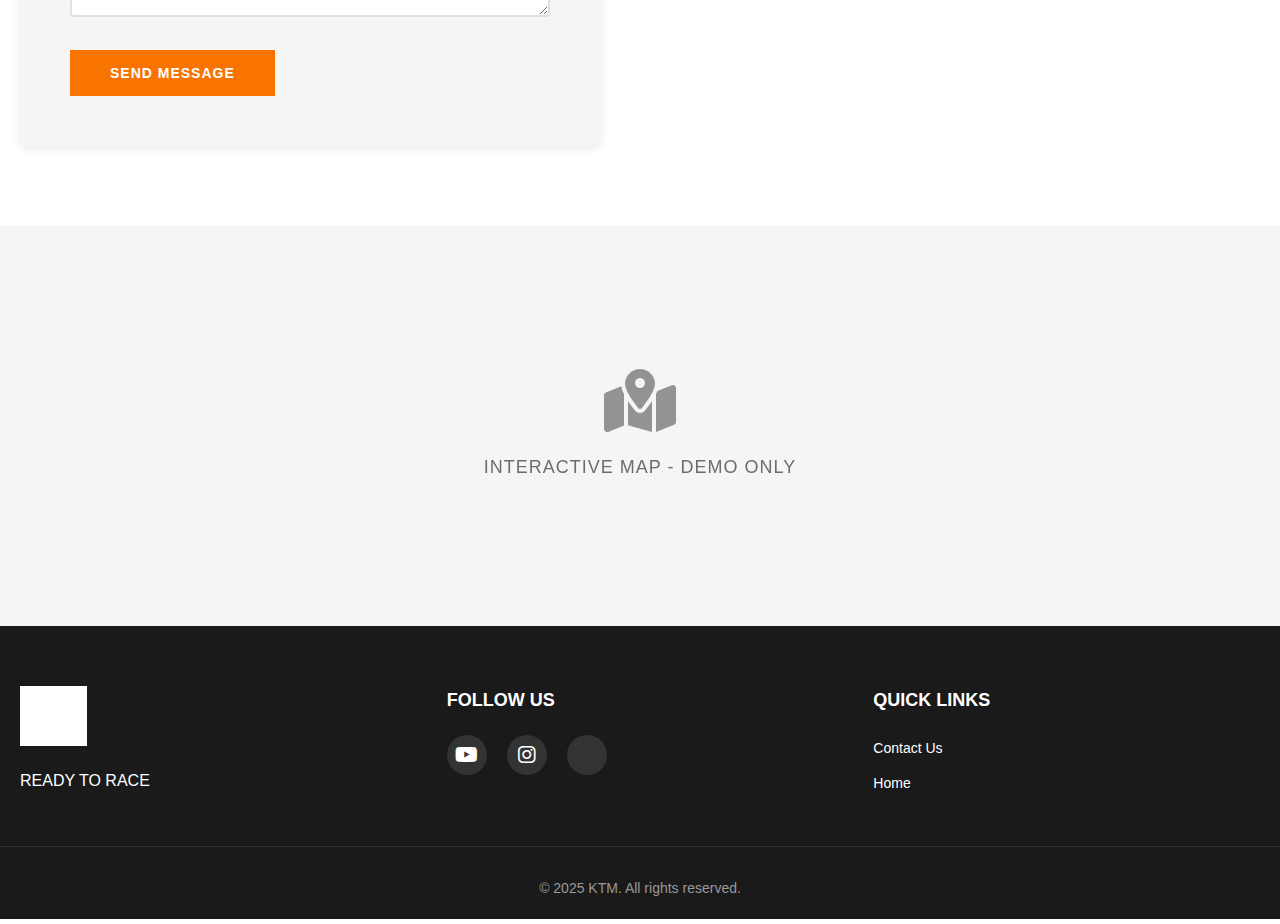
<file: pages/contact.html>
<!DOCTYPE html>
<html lang="en">
<head>
    <meta charset="UTF-8">
    <meta name="viewport" content="width=device-width, initial-scale=1.0">
    <title>Contact Us - KTM Motorcycles</title>
    <link rel="stylesheet" href="../css/styles.css">
    <link rel="stylesheet" href="../css/contact.css">
    <link rel="stylesheet" href="https://cdnjs.cloudflare.com/ajax/libs/font-awesome/6.0.0/css/all.min.css">
</head>
<body>
    <!-- Header Navigation -->
    <header class="main-header">
        <nav class="navbar">
            <div class="nav-container">
                <div class="logo-wrapper">
                    <a href="../index.html">
                        <img src="../Images/Logo.jpg" alt="KTM Logo" class="logo">
                    </a>
                </div>
                <div class="nav-menu">
                    <ul class="nav-list">
                        <li class="nav-item dropdown">
                            <a href="#" class="nav-link">Models <i class="fas fa-chevron-down"></i></a>
                            <ul class="dropdown-menu">
                                <li><a href="690-enduro.html">690 Enduro R</a></li>
                                <li><a href="1290-adventure.html">1290 Adventure</a></li>
                                <li><a href="duke-790.html">Duke 790</a></li>
                                <li><a href="rc-8c.html">RC 8C</a></li>
                                <li><a href="super-duke-1290.html">Super Duke 1290</a></li>
                            </ul>
                        </li>
                        <li class="nav-item">
                            <a href="contact.html" class="nav-link active">Contact</a>
                        </li>
                    </ul>
                </div>
                <div class="mobile-menu-toggle">
                    <i class="fas fa-bars"></i>
                </div>
            </div>
        </nav>
    </header>

    <!-- Contact Hero -->
    <section class="contact-hero">
        <div class="hero-content">
            <h1>CONTACT US</h1>
            <p>Get in Touch with KTM</p>
        </div>
    </section>

    <!-- Demo Notice -->
    <section class="demo-notice">
        <div class="container">
            <div class="notice-box">
                <i class="fas fa-info-circle"></i>
                <h2>DEMO PAGE NOTICE</h2>
                <p>This is just a demo page created for demonstration purposes only. This is not an official KTM website. 
                For official KTM information and genuine inquiries, please visit the official KTM website at 
                <a href="https://www.ktm.com" target="_blank" rel="noopener noreferrer">www.ktm.com</a></p>
            </div>
        </div>
    </section>

    <!-- Contact Form Section -->
    <section class="contact-section">
        <div class="container">
            <div class="contact-grid">
                <div class="contact-form">
                    <h2>Send Us a Message</h2>
                    <p>Have questions about our motorcycles? Fill out the form below and we'll get back to you.</p>
                    
                    <form id="contactForm" onsubmit="handleSubmit(event)">
                        <div class="form-group">
                            <label for="name">Full Name *</label>
                            <input type="text" id="name" name="name" required>
                        </div>
                        
                        <div class="form-group">
                            <label for="email">Email Address *</label>
                            <input type="email" id="email" name="email" required>
                        </div>
                        
                        <div class="form-group">
                            <label for="phone">Phone Number</label>
                            <input type="tel" id="phone" name="phone">
                        </div>
                        
                        <div class="form-group">
                            <label for="model">Interested Model</label>
                            <select id="model" name="model">
                                <option value="">Select a Model</option>
                                <option value="690-enduro">690 Enduro R</option>
                                <option value="1290-adventure">1290 Adventure</option>
                                <option value="duke-790">Duke 790</option>
                                <option value="rc-8c">RC 8C</option>
                                <option value="super-duke-1290">Super Duke 1290</option>
                            </select>
                        </div>
                        
                        <div class="form-group">
                            <label for="message">Message *</label>
                            <textarea id="message" name="message" rows="5" required></textarea>
                        </div>
                        
                        <button type="submit" class="btn-primary">Send Message</button>
                    </form>
                </div>
                
                <div class="contact-info">
                    <h2>Get in Touch</h2>
                    <div class="info-item">
                        <i class="fas fa-map-marker-alt"></i>
                        <div>
                            <h3>Address</h3>
                            <p>Demo Dealership<br>123 Demo Street<br>Demo City, DC 12345</p>
                        </div>
                    </div>
                    
                    <div class="info-item">
                        <i class="fas fa-phone"></i>
                        <div>
                            <h3>Phone</h3>
                            <p>+1 (555) 123-4567</p>
                        </div>
                    </div>
                    
                    <div class="info-item">
                        <i class="fas fa-envelope"></i>
                        <div>
                            <h3>Email</h3>
                            <p>demo@ktmdealer.com</p>
                        </div>
                    </div>
                    
                    <div class="info-item">
                        <i class="fas fa-clock"></i>
                        <div>
                            <h3>Business Hours</h3>
                            <p>Monday - Friday: 9:00 AM - 7:00 PM<br>
                            Saturday: 10:00 AM - 6:00 PM<br>
                            Sunday: Closed</p>
                        </div>
                    </div>
                    
                    <div class="social-contact">
                        <h3>Follow KTM</h3>
                        <div class="social-links">
                            <a href="https://www.youtube.com/ktm" target="_blank" rel="noopener noreferrer">
                                <i class="fab fa-youtube"></i>
                            </a>
                            <a href="https://www.instagram.com/ktmusa/" target="_blank" rel="noopener noreferrer">
                                <i class="fab fa-instagram"></i>
                            </a>
                            <a href="https://x.com/KTMUSA" target="_blank" rel="noopener noreferrer">
                                <i class="fab fa-x-twitter"></i>
                            </a>
                        </div>
                    </div>
                </div>
            </div>
        </div>
    </section>

    <!-- Map Section (Demo) -->
    <section class="map-section">
        <div class="map-placeholder">
            <i class="fas fa-map-marked-alt"></i>
            <p>Interactive Map - Demo Only</p>
        </div>
    </section>

    <!-- Footer -->
    <footer class="main-footer">
        <div class="footer-content">
            <div class="footer-section">
                <img src="../Images/Logo.jpg" alt="KTM Logo" class="footer-logo">
                <p>READY TO RACE</p>
            </div>
            <div class="footer-section">
                <h4>Follow Us</h4>
                <div class="social-links">
                    <a href="https://www.youtube.com/ktm" target="_blank" rel="noopener noreferrer">
                        <i class="fab fa-youtube"></i>
                    </a>
                    <a href="https://www.instagram.com/ktmusa/" target="_blank" rel="noopener noreferrer">
                        <i class="fab fa-instagram"></i>
                    </a>
                    <a href="https://x.com/KTMUSA" target="_blank" rel="noopener noreferrer">
                        <i class="fab fa-x-twitter"></i>
                    </a>
                </div>
            </div>
            <div class="footer-section">
                <h4>Quick Links</h4>
                <ul class="footer-links">
                    <li><a href="contact.html">Contact Us</a></li>
                    <li><a href="../index.html">Home</a></li>
                </ul>
            </div>
        </div>
        <div class="footer-bottom">
            <p>&copy; 2025 KTM. All rights reserved.</p>
        </div>
    </footer>

    <script src="../js/main.js"></script>
    <script>
        function handleSubmit(event) {
            event.preventDefault();
            alert('Thank you for your message! This is a demo form and messages are not actually sent.');
            document.getElementById('contactForm').reset();
        }
    </script>
</body>
</html>
</file>
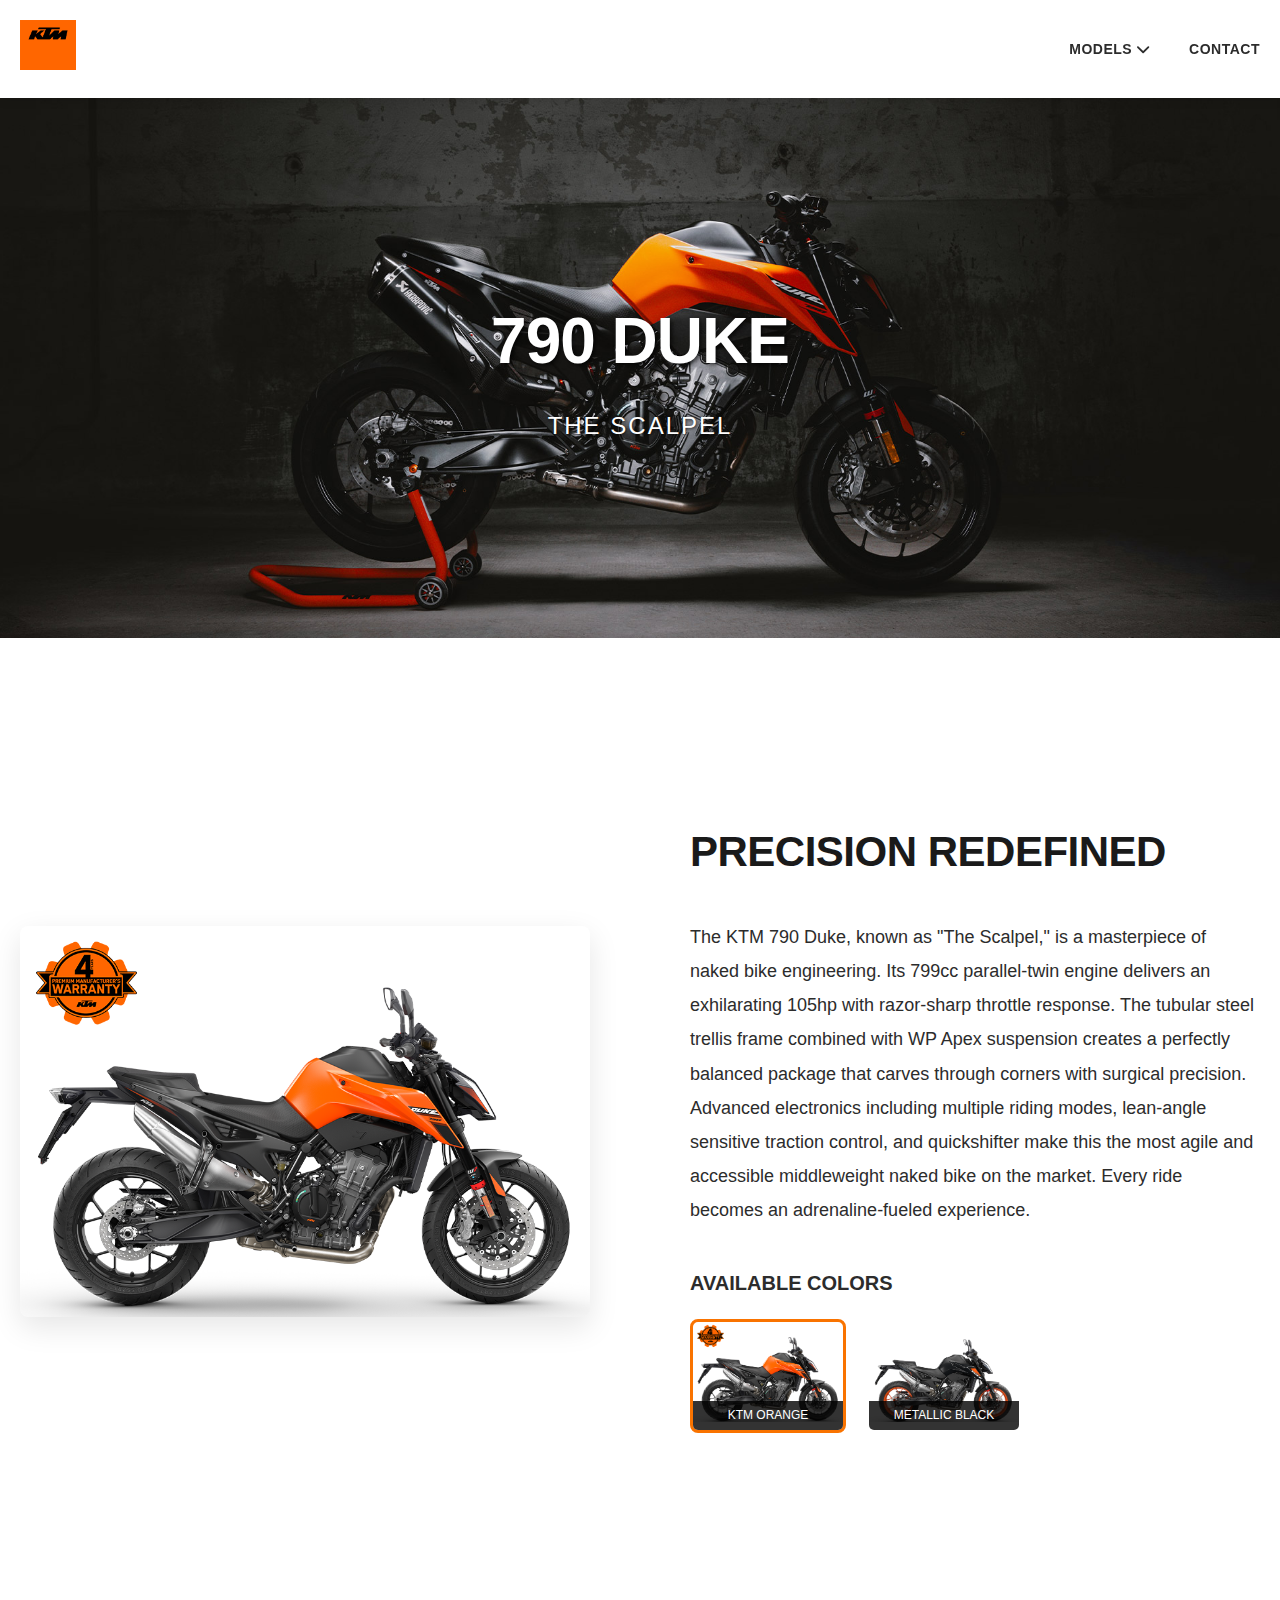
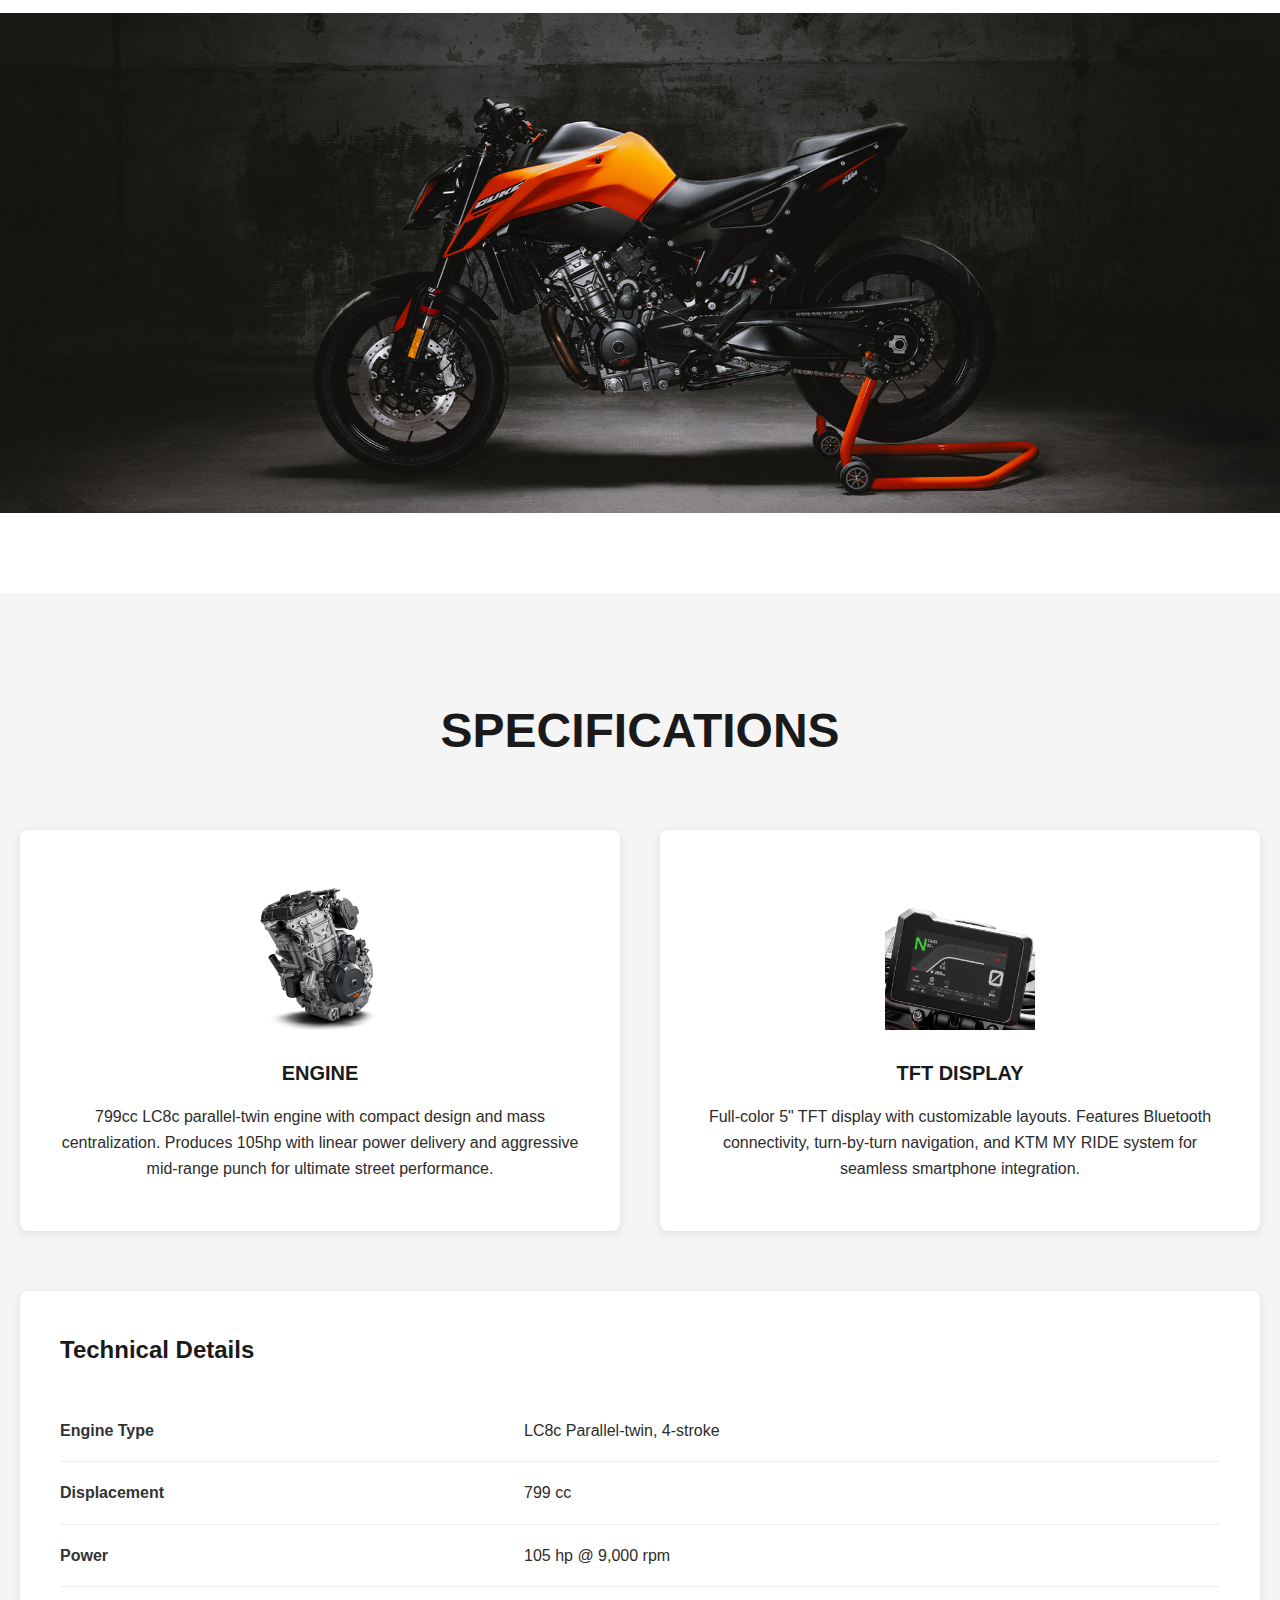
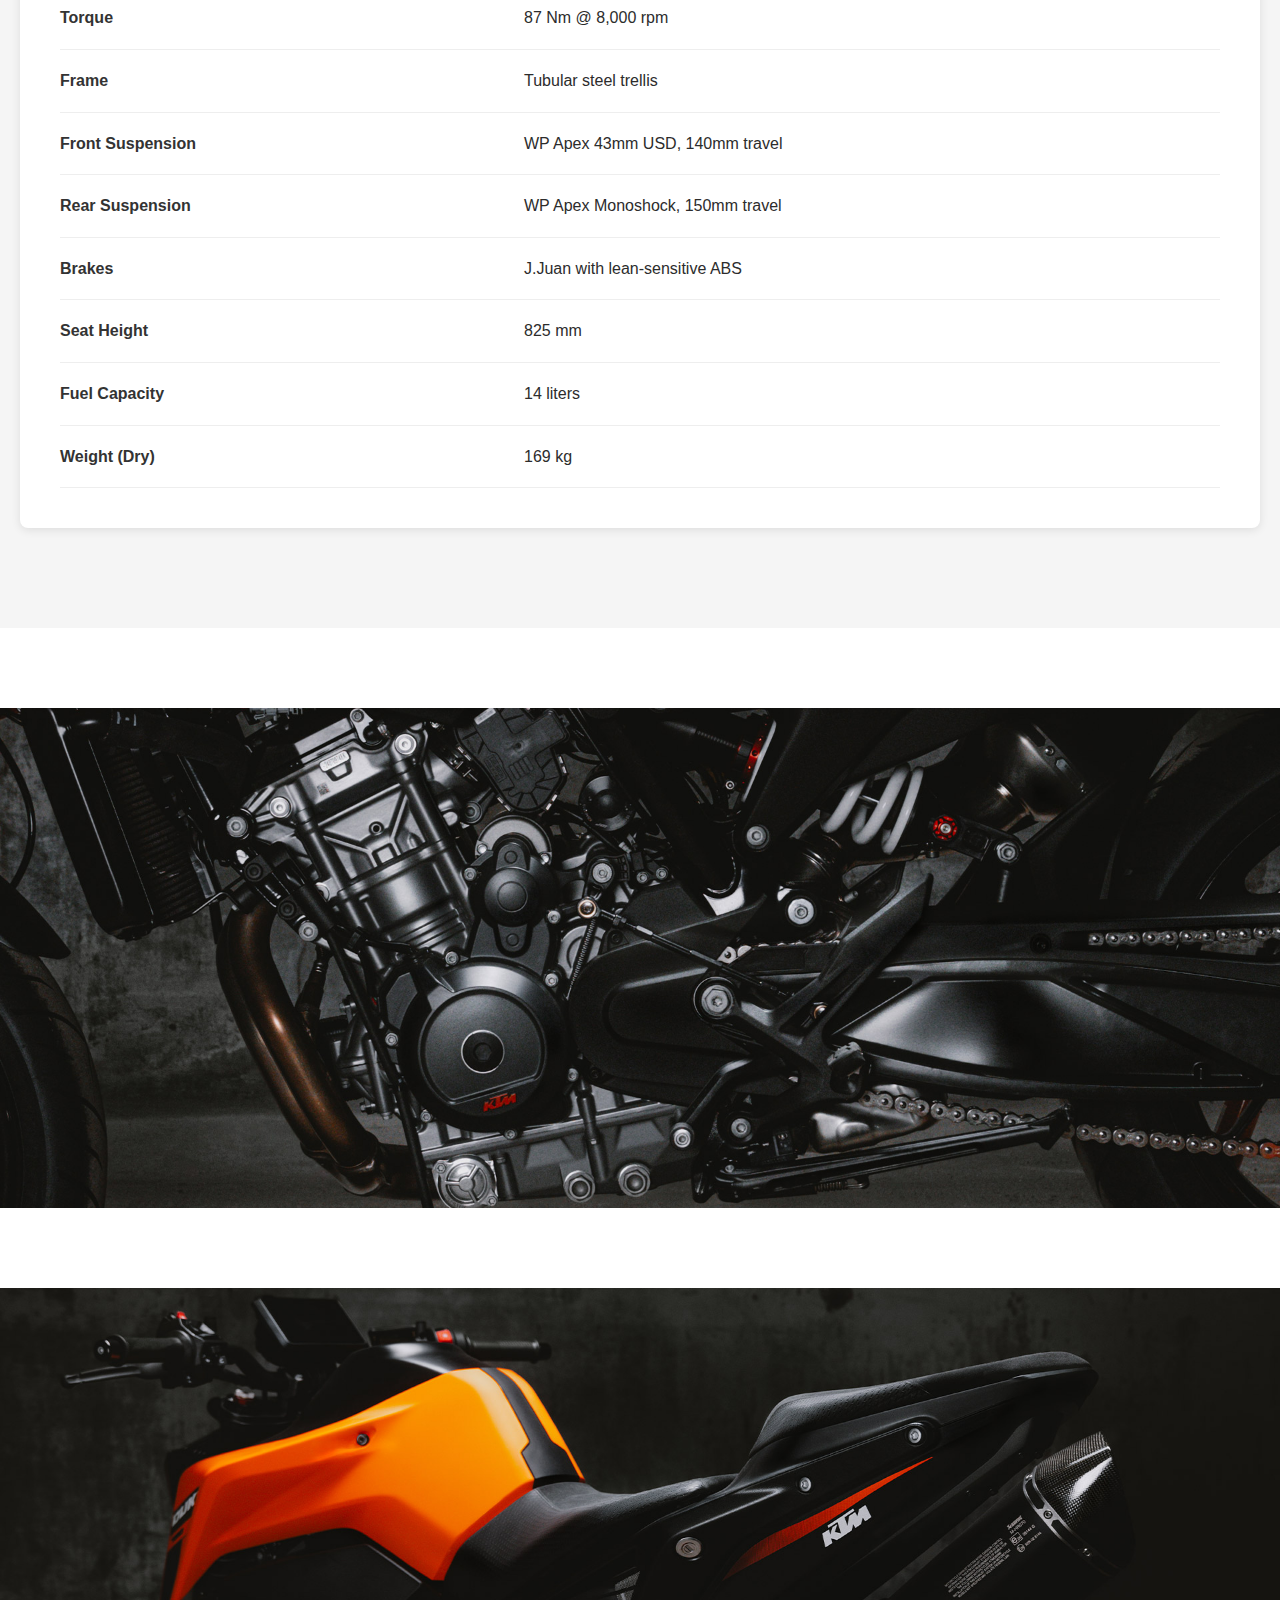
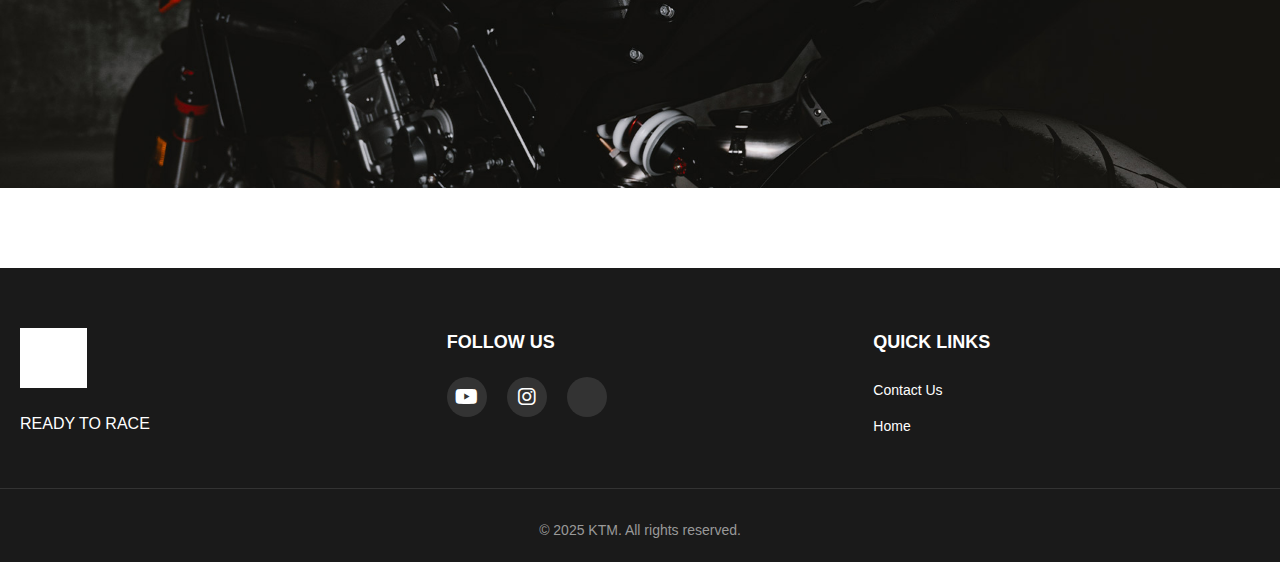
<file: pages/duke-790.html>
<!DOCTYPE html>
<html lang="en">
<head>
    <meta charset="UTF-8">
    <meta name="viewport" content="width=device-width, initial-scale=1.0">
    <title>KTM 790 Duke - The Scalpel</title>
    <link rel="stylesheet" href="../css/styles.css">
    <link rel="stylesheet" href="../css/model-page.css">
    <link rel="stylesheet" href="https://cdnjs.cloudflare.com/ajax/libs/font-awesome/6.0.0/css/all.min.css">
</head>
<body>
    <!-- Header Navigation -->
    <header class="main-header">
        <nav class="navbar">
            <div class="nav-container">
                <div class="logo-wrapper">
                    <a href="../index.html">
                        <img src="../Images/Logo.jpg" alt="KTM Logo" class="logo">
                    </a>
                </div>
                <div class="nav-menu">
                    <ul class="nav-list">
                        <li class="nav-item dropdown">
                            <a href="#" class="nav-link">Models <i class="fas fa-chevron-down"></i></a>
                            <ul class="dropdown-menu">
                                <li><a href="690-enduro.html">690 Enduro R</a></li>
                                <li><a href="1290-adventure.html">1290 Adventure</a></li>
                                <li><a href="duke-790.html">Duke 790</a></li>
                                <li><a href="rc-8c.html">RC 8C</a></li>
                                <li><a href="super-duke-1290.html">Super Duke 1290</a></li>
                            </ul>
                        </li>
                        <li class="nav-item">
                            <a href="contact.html" class="nav-link">Contact</a>
                        </li>
                    </ul>
                </div>
                <div class="mobile-menu-toggle">
                    <i class="fas fa-bars"></i>
                </div>
            </div>
        </nav>
    </header>

    <!-- Hero Banner -->
    <section class="model-hero">
        <img src="../Images/Duke 790/duke 790 banner.png" alt="KTM 790 Duke Banner">
        <div class="model-hero-content">
            <h1>790 DUKE</h1>
            <p>The Scalpel</p>
        </div>
    </section>

    <!-- Model Overview -->
    <section class="model-overview">
        <div class="container">
            <div class="model-image-container">
                <img src="../Images/Duke 790/duke 790 Orange.png" alt="KTM 790 Duke" class="model-image" id="mainBikeImage">
            </div>
            <div class="model-info">
                <h2>PRECISION REDEFINED</h2>
                <p class="model-description">
                    The KTM 790 Duke, known as "The Scalpel," is a masterpiece of naked bike engineering. 
                    Its 799cc parallel-twin engine delivers an exhilarating 105hp with razor-sharp throttle response. 
                    The tubular steel trellis frame combined with WP Apex suspension creates a perfectly balanced package 
                    that carves through corners with surgical precision. Advanced electronics including multiple riding modes, 
                    lean-angle sensitive traction control, and quickshifter make this the most agile and accessible 
                    middleweight naked bike on the market. Every ride becomes an adrenaline-fueled experience.
                </p>
                <div class="color-options">
                    <h3>Available Colors</h3>
                    <div class="color-selector">
                        <div class="color-option active" onclick="changeColor('orange')">
                            <img src="../Images/Duke 790/duke 790 Orange.png" alt="Orange">
                            <span class="color-name">KTM Orange</span>
                        </div>
                        <div class="color-option" onclick="changeColor('black')">
                            <img src="../Images/Duke 790/duke 790 black.png" alt="Black">
                            <span class="color-name">Metallic Black</span>
                        </div>
                    </div>
                </div>
            </div>
        </div>
    </section>

    <!-- Banner 2 -->
    <section class="banner-section">
        <img src="../Images/Duke 790/duke 790 banner2.jpg" alt="790 Duke Action">
    </section>

    <!-- Specifications -->
    <section class="specifications">
        <div class="container">
            <h2>SPECIFICATIONS</h2>
            <div class="specs-grid">
                <div class="spec-item">
                    <img src="../Images/Duke 790/engine.png" alt="Engine">
                    <h3>Engine</h3>
                    <p>799cc LC8c parallel-twin engine with compact design and mass centralization. Produces 105hp 
                    with linear power delivery and aggressive mid-range punch for ultimate street performance.</p>
                </div>
                <div class="spec-item">
                    <img src="../Images/Duke 790/tft display.png" alt="TFT Display">
                    <h3>TFT Display</h3>
                    <p>Full-color 5" TFT display with customizable layouts. Features Bluetooth connectivity, 
                    turn-by-turn navigation, and KTM MY RIDE system for seamless smartphone integration.</p>
                </div>
            </div>

            <!-- Technical Specifications Table -->
            <div class="tech-specs">
                <h3>Technical Details</h3>
                <table class="specs-table">
                    <tr>
                        <td>Engine Type</td>
                        <td>LC8c Parallel-twin, 4-stroke</td>
                    </tr>
                    <tr>
                        <td>Displacement</td>
                        <td>799 cc</td>
                    </tr>
                    <tr>
                        <td>Power</td>
                        <td>105 hp @ 9,000 rpm</td>
                    </tr>
                    <tr>
                        <td>Torque</td>
                        <td>87 Nm @ 8,000 rpm</td>
                    </tr>
                    <tr>
                        <td>Frame</td>
                        <td>Tubular steel trellis</td>
                    </tr>
                    <tr>
                        <td>Front Suspension</td>
                        <td>WP Apex 43mm USD, 140mm travel</td>
                    </tr>
                    <tr>
                        <td>Rear Suspension</td>
                        <td>WP Apex Monoshock, 150mm travel</td>
                    </tr>
                    <tr>
                        <td>Brakes</td>
                        <td>J.Juan with lean-sensitive ABS</td>
                    </tr>
                    <tr>
                        <td>Seat Height</td>
                        <td>825 mm</td>
                    </tr>
                    <tr>
                        <td>Fuel Capacity</td>
                        <td>14 liters</td>
                    </tr>
                    <tr>
                        <td>Weight (Dry)</td>
                        <td>169 kg</td>
                    </tr>
                </table>
            </div>
        </div>
    </section>

    <!-- Banner 3 -->
    <section class="banner-section">
        <img src="../Images/Duke 790/duke 790 banner3.jpg" alt="790 Duke Details">
    </section>

    <!-- Banner 4 -->
    <section class="banner-section">
        <img src="../Images/Duke 790/duke 790 banner4.jpg" alt="790 Duke Lifestyle">
    </section>

    <!-- Footer -->
    <footer class="main-footer">
        <div class="footer-content">
            <div class="footer-section">
                <img src="../Images/Logo.jpg" alt="KTM Logo" class="footer-logo">
                <p>READY TO RACE</p>
            </div>
            <div class="footer-section">
                <h4>Follow Us</h4>
                <div class="social-links">
                    <a href="https://www.youtube.com/ktm" target="_blank" rel="noopener noreferrer">
                        <i class="fab fa-youtube"></i>
                    </a>
                    <a href="https://www.instagram.com/ktmusa/" target="_blank" rel="noopener noreferrer">
                        <i class="fab fa-instagram"></i>
                    </a>
                    <a href="https://x.com/KTMUSA" target="_blank" rel="noopener noreferrer">
                        <i class="fab fa-x-twitter"></i>
                    </a>
                </div>
            </div>
            <div class="footer-section">
                <h4>Quick Links</h4>
                <ul class="footer-links">
                    <li><a href="contact.html">Contact Us</a></li>
                    <li><a href="../index.html">Home</a></li>
                </ul>
            </div>
        </div>
        <div class="footer-bottom">
            <p>&copy; 2025 KTM. All rights reserved.</p>
        </div>
    </footer>

    <script src="../js/main.js"></script>
    <script>
        // Color change functionality
        function changeColor(color) {
            const mainImage = document.getElementById('mainBikeImage');
            const colorOptions = document.querySelectorAll('.color-option');
            
            // Remove active class from all options
            colorOptions.forEach(option => option.classList.remove('active'));
            
            // Add active class to selected option
            if (color === 'orange') {
                mainImage.src = '../Images/Duke 790/duke 790 Orange.png';
                colorOptions[0].classList.add('active');
            } else if (color === 'black') {
                mainImage.src = '../Images/Duke 790/duke 790 black.png';
                colorOptions[1].classList.add('active');
            }
        }
    </script>
</body>
</html>
</file>
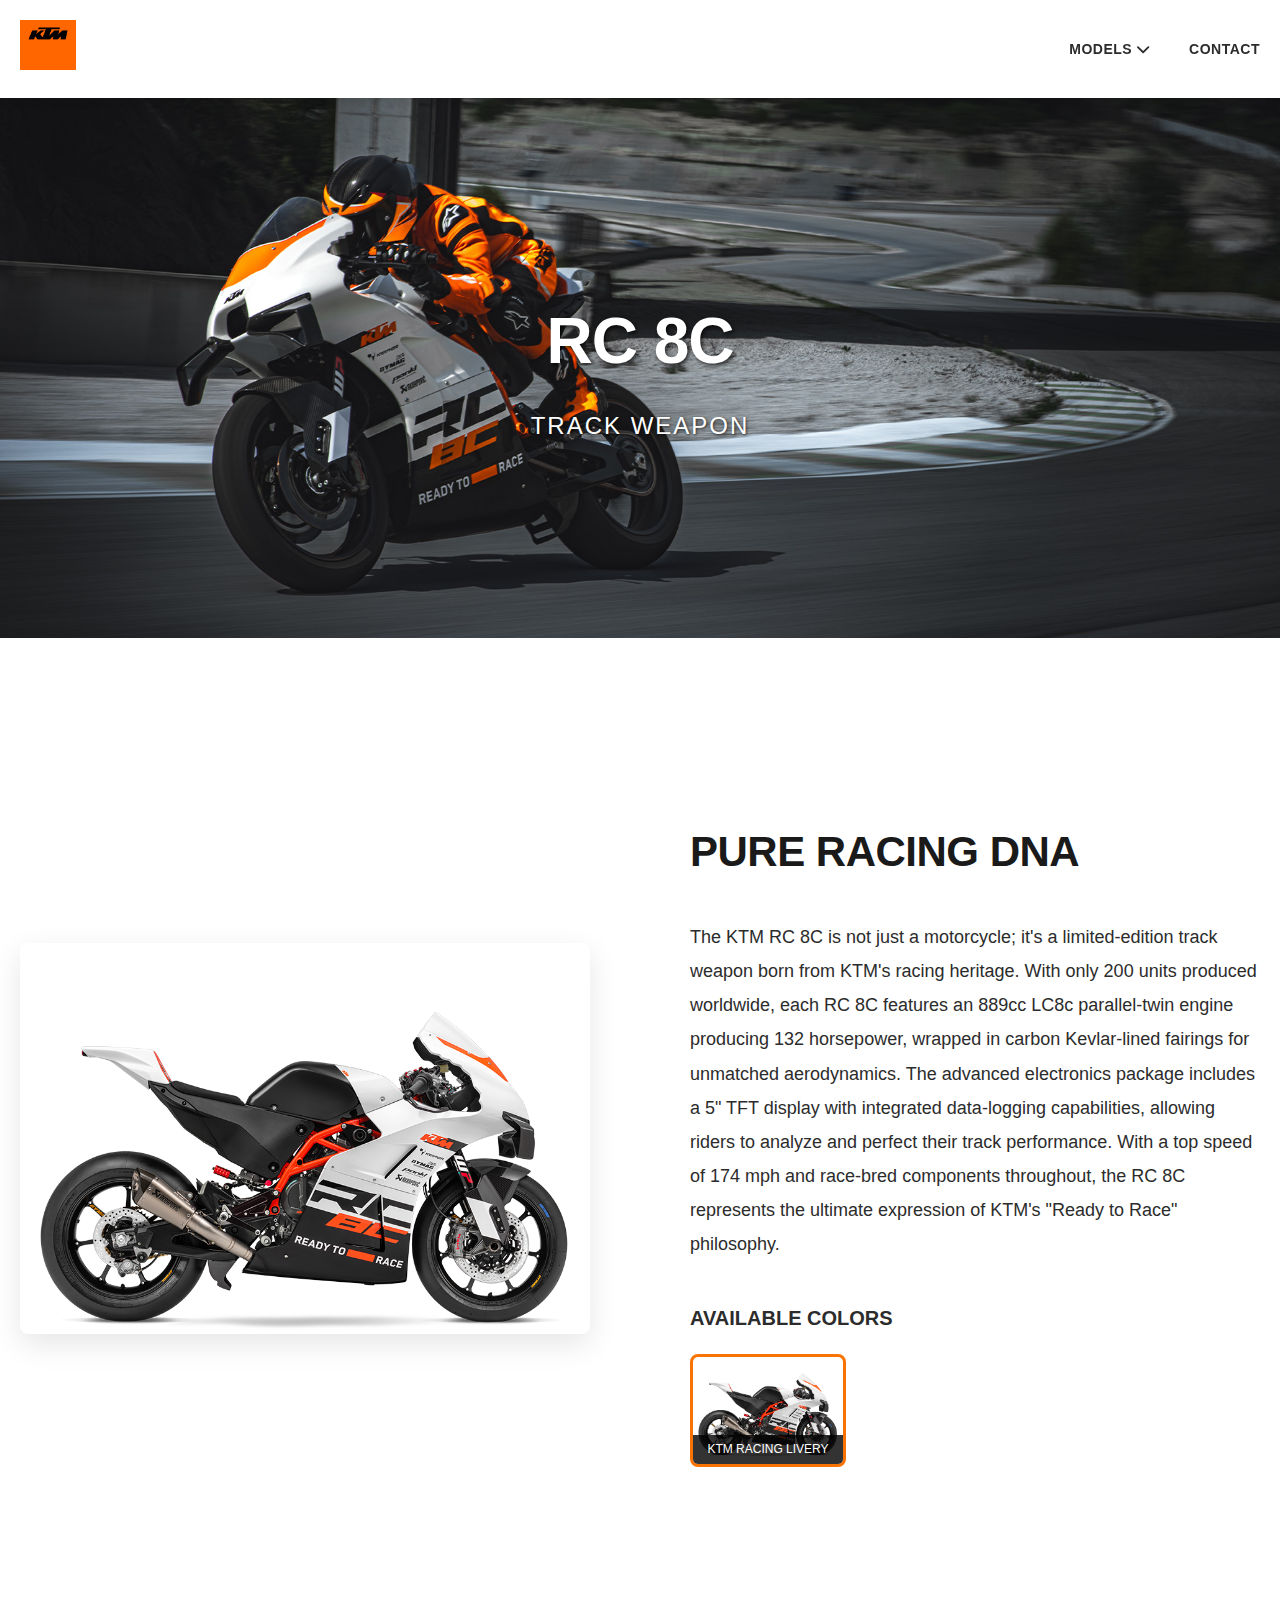
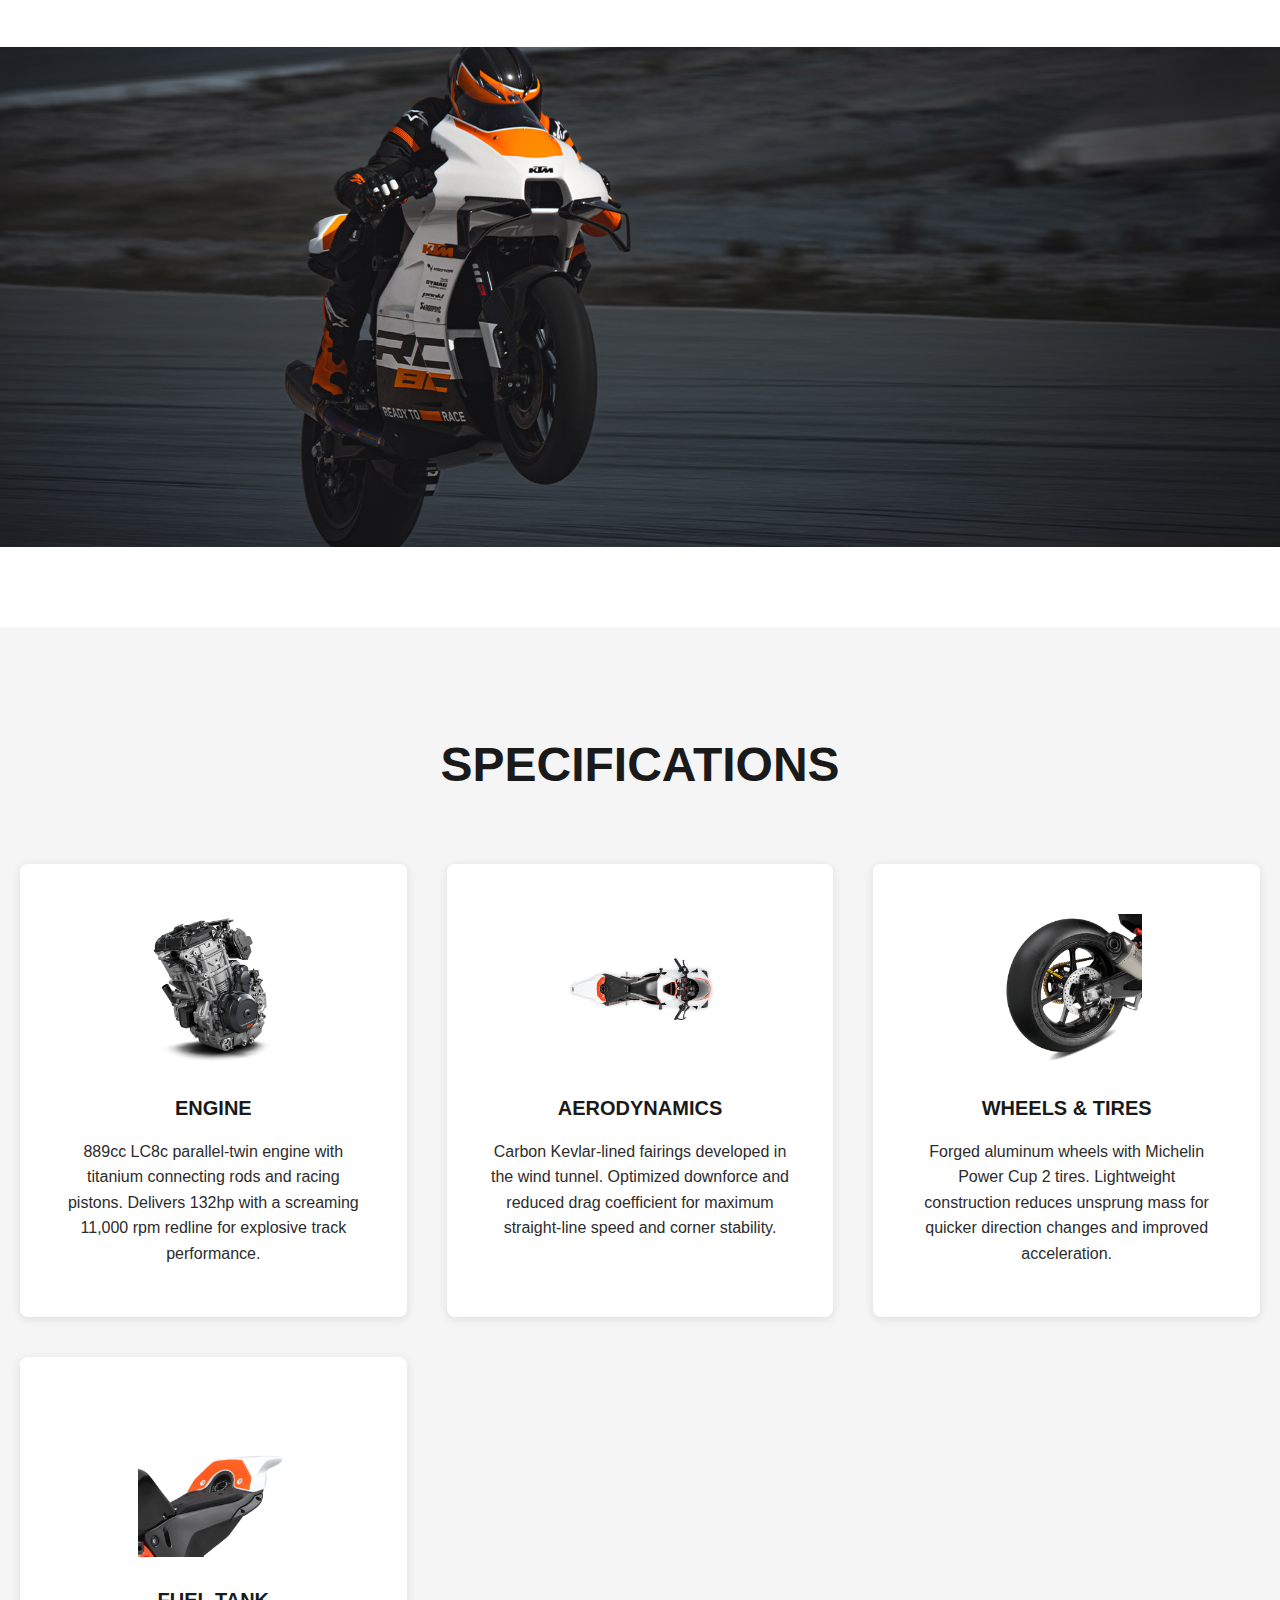
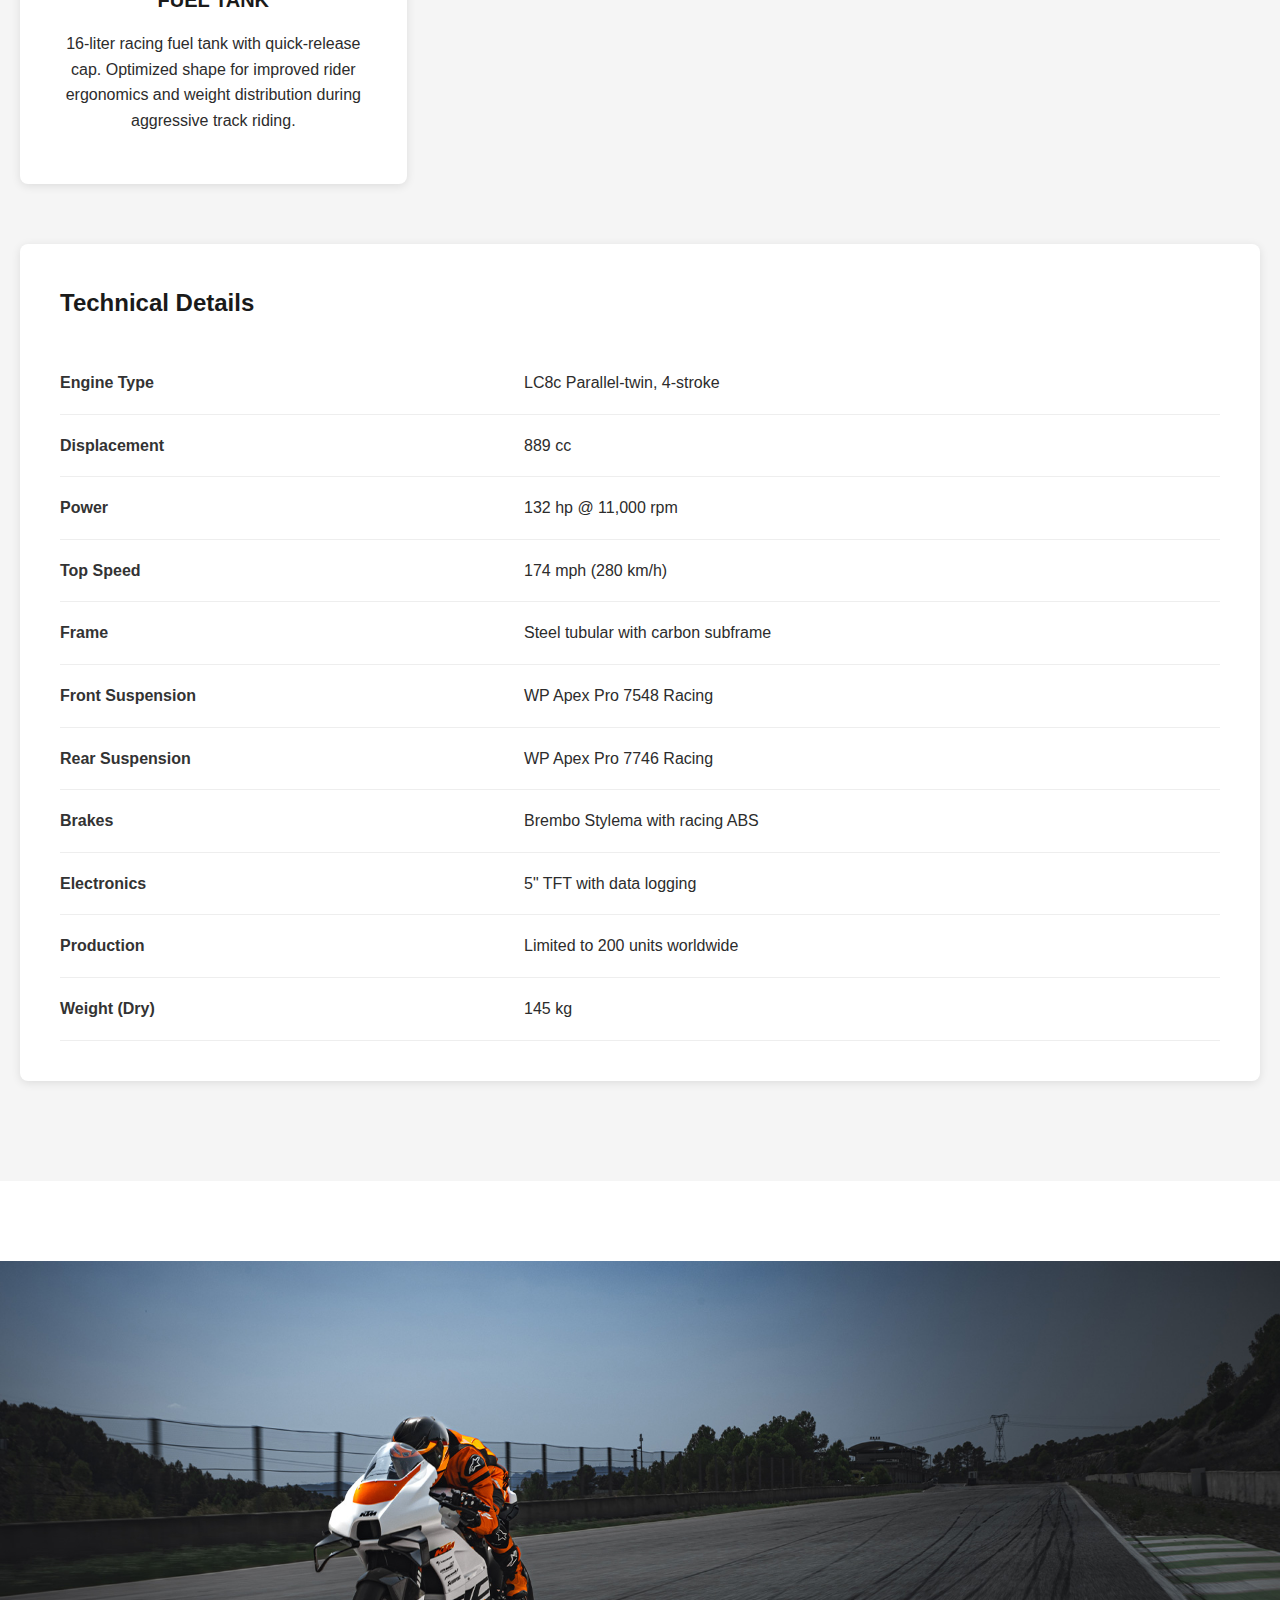
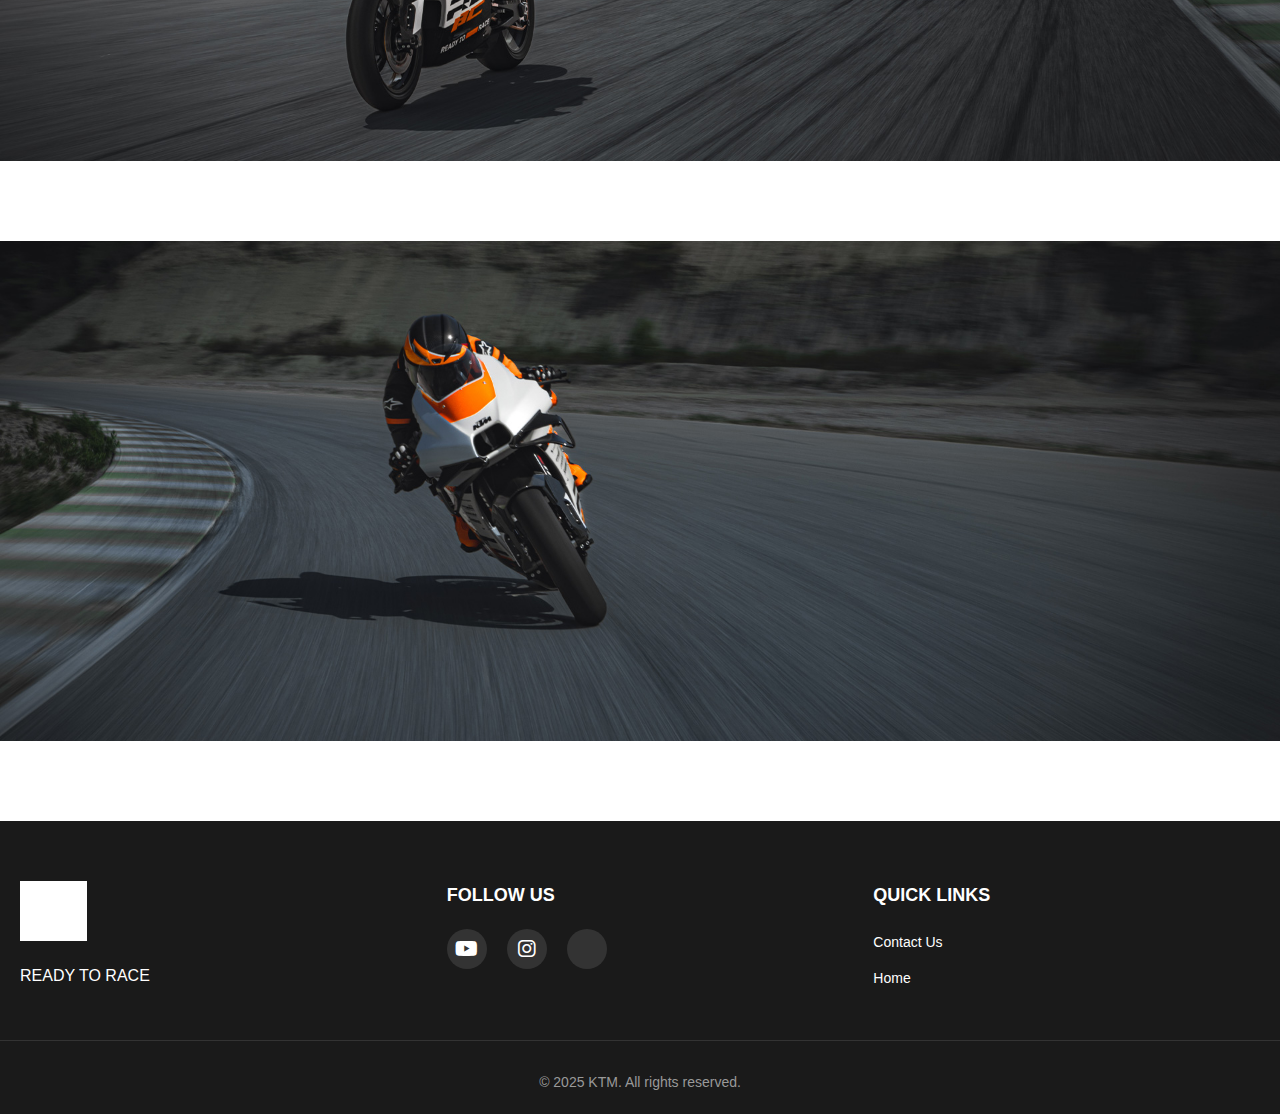
<file: pages/rc-8c.html>
<!DOCTYPE html>
<html lang="en">
<head>
    <meta charset="UTF-8">
    <meta name="viewport" content="width=device-width, initial-scale=1.0">
    <title>KTM RC 8C - Track Weapon</title>
    <link rel="stylesheet" href="../css/styles.css">
    <link rel="stylesheet" href="../css/model-page.css">
    <link rel="stylesheet" href="https://cdnjs.cloudflare.com/ajax/libs/font-awesome/6.0.0/css/all.min.css">
</head>
<body>
    <!-- Header Navigation -->
    <header class="main-header">
        <nav class="navbar">
            <div class="nav-container">
                <div class="logo-wrapper">
                    <a href="../index.html">
                        <img src="../Images/Logo.jpg" alt="KTM Logo" class="logo">
                    </a>
                </div>
                <div class="nav-menu">
                    <ul class="nav-list">
                        <li class="nav-item dropdown">
                            <a href="#" class="nav-link">Models <i class="fas fa-chevron-down"></i></a>
                            <ul class="dropdown-menu">
                                <li><a href="690-enduro.html">690 Enduro R</a></li>
                                <li><a href="1290-adventure.html">1290 Adventure</a></li>
                                <li><a href="duke-790.html">Duke 790</a></li>
                                <li><a href="rc-8c.html">RC 8C</a></li>
                                <li><a href="super-duke-1290.html">Super Duke 1290</a></li>
                            </ul>
                        </li>
                        <li class="nav-item">
                            <a href="contact.html" class="nav-link">Contact</a>
                        </li>
                    </ul>
                </div>
                <div class="mobile-menu-toggle">
                    <i class="fas fa-bars"></i>
                </div>
            </div>
        </nav>
    </header>

    <!-- Hero Banner -->
    <section class="model-hero">
        <img src="../Images/RC 8C/RC 8C Banner.jpg" alt="KTM RC 8C Banner">
        <div class="model-hero-content">
            <h1>RC 8C</h1>
            <p>Track Weapon</p>
        </div>
    </section>

    <!-- Model Overview -->
    <section class="model-overview">
        <div class="container">
            <div class="model-image-container">
                <img src="../Images/RC 8C/RC 8C.jpg" alt="KTM RC 8C" class="model-image">
            </div>
            <div class="model-info">
                <h2>PURE RACING DNA</h2>
                <p class="model-description">
                    The KTM RC 8C is not just a motorcycle; it's a limited-edition track weapon born from KTM's racing heritage. 
                    With only 200 units produced worldwide, each RC 8C features an 889cc LC8c parallel-twin engine producing 
                    132 horsepower, wrapped in carbon Kevlar-lined fairings for unmatched aerodynamics. The advanced electronics 
                    package includes a 5" TFT display with integrated data-logging capabilities, allowing riders to analyze and 
                    perfect their track performance. With a top speed of 174 mph and race-bred components throughout, the RC 8C 
                    represents the ultimate expression of KTM's "Ready to Race" philosophy.
                </p>
                <div class="color-options">
                    <h3>Available Colors</h3>
                    <div class="color-selector">
                        <div class="color-option active">
                            <img src="../Images/RC 8C/RC 8C.jpg" alt="Racing Livery">
                            <span class="color-name">KTM Racing Livery</span>
                        </div>
                    </div>
                </div>
            </div>
        </div>
    </section>

    <!-- Banner 2 -->
    <section class="banner-section">
        <img src="../Images/RC 8C/RC 8C Banner2.jpg" alt="RC 8C Track">
    </section>

    <!-- Specifications -->
    <section class="specifications">
        <div class="container">
            <h2>SPECIFICATIONS</h2>
            <div class="specs-grid">
                <div class="spec-item">
                    <img src="../Images/RC 8C/engine.png" alt="Engine">
                    <h3>Engine</h3>
                    <p>889cc LC8c parallel-twin engine with titanium connecting rods and racing pistons. 
                    Delivers 132hp with a screaming 11,000 rpm redline for explosive track performance.</p>
                </div>
                <div class="spec-item">
                    <img src="../Images/RC 8C/aerodynamics.png" alt="Aerodynamics">
                    <h3>Aerodynamics</h3>
                    <p>Carbon Kevlar-lined fairings developed in the wind tunnel. Optimized downforce and 
                    reduced drag coefficient for maximum straight-line speed and corner stability.</p>
                </div>
                <div class="spec-item">
                    <img src="../Images/RC 8C/wheels and tyres.png" alt="Wheels">
                    <h3>Wheels & Tires</h3>
                    <p>Forged aluminum wheels with Michelin Power Cup 2 tires. Lightweight construction 
                    reduces unsprung mass for quicker direction changes and improved acceleration.</p>
                </div>
                <div class="spec-item">
                    <img src="../Images/RC 8C/fueltank.png" alt="Fuel Tank">
                    <h3>Fuel Tank</h3>
                    <p>16-liter racing fuel tank with quick-release cap. Optimized shape for improved 
                    rider ergonomics and weight distribution during aggressive track riding.</p>
                </div>
            </div>

            <!-- Technical Specifications Table -->
            <div class="tech-specs">
                <h3>Technical Details</h3>
                <table class="specs-table">
                    <tr>
                        <td>Engine Type</td>
                        <td>LC8c Parallel-twin, 4-stroke</td>
                    </tr>
                    <tr>
                        <td>Displacement</td>
                        <td>889 cc</td>
                    </tr>
                    <tr>
                        <td>Power</td>
                        <td>132 hp @ 11,000 rpm</td>
                    </tr>
                    <tr>
                        <td>Top Speed</td>
                        <td>174 mph (280 km/h)</td>
                    </tr>
                    <tr>
                        <td>Frame</td>
                        <td>Steel tubular with carbon subframe</td>
                    </tr>
                    <tr>
                        <td>Front Suspension</td>
                        <td>WP Apex Pro 7548 Racing</td>
                    </tr>
                    <tr>
                        <td>Rear Suspension</td>
                        <td>WP Apex Pro 7746 Racing</td>
                    </tr>
                    <tr>
                        <td>Brakes</td>
                        <td>Brembo Stylema with racing ABS</td>
                    </tr>
                    <tr>
                        <td>Electronics</td>
                        <td>5" TFT with data logging</td>
                    </tr>
                    <tr>
                        <td>Production</td>
                        <td>Limited to 200 units worldwide</td>
                    </tr>
                    <tr>
                        <td>Weight (Dry)</td>
                        <td>145 kg</td>
                    </tr>
                </table>
            </div>
        </div>
    </section>

    <!-- Banner 3 -->
    <section class="banner-section">
        <img src="../Images/RC 8C/RC 8C Banner3.jpg" alt="RC 8C Details">
    </section>

    <!-- Banner 4 -->
    <section class="banner-section">
        <img src="../Images/RC 8C/RC 8C Banner4.jpg" alt="RC 8C Racing">
    </section>

    <!-- Footer -->
    <footer class="main-footer">
        <div class="footer-content">
            <div class="footer-section">
                <img src="../Images/Logo.jpg" alt="KTM Logo" class="footer-logo">
                <p>READY TO RACE</p>
            </div>
            <div class="footer-section">
                <h4>Follow Us</h4>
                <div class="social-links">
                    <a href="https://www.youtube.com/ktm" target="_blank" rel="noopener noreferrer">
                        <i class="fab fa-youtube"></i>
                    </a>
                    <a href="https://www.instagram.com/ktmusa/" target="_blank" rel="noopener noreferrer">
                        <i class="fab fa-instagram"></i>
                    </a>
                    <a href="https://x.com/KTMUSA" target="_blank" rel="noopener noreferrer">
                        <i class="fab fa-x-twitter"></i>
                    </a>
                </div>
            </div>
            <div class="footer-section">
                <h4>Quick Links</h4>
                <ul class="footer-links">
                    <li><a href="contact.html">Contact Us</a></li>
                    <li><a href="../index.html">Home</a></li>
                </ul>
            </div>
        </div>
        <div class="footer-bottom">
            <p>&copy; 2025 KTM. All rights reserved.</p>
        </div>
    </footer>

    <script src="../js/main.js"></script>
</body>
</html>
</file>
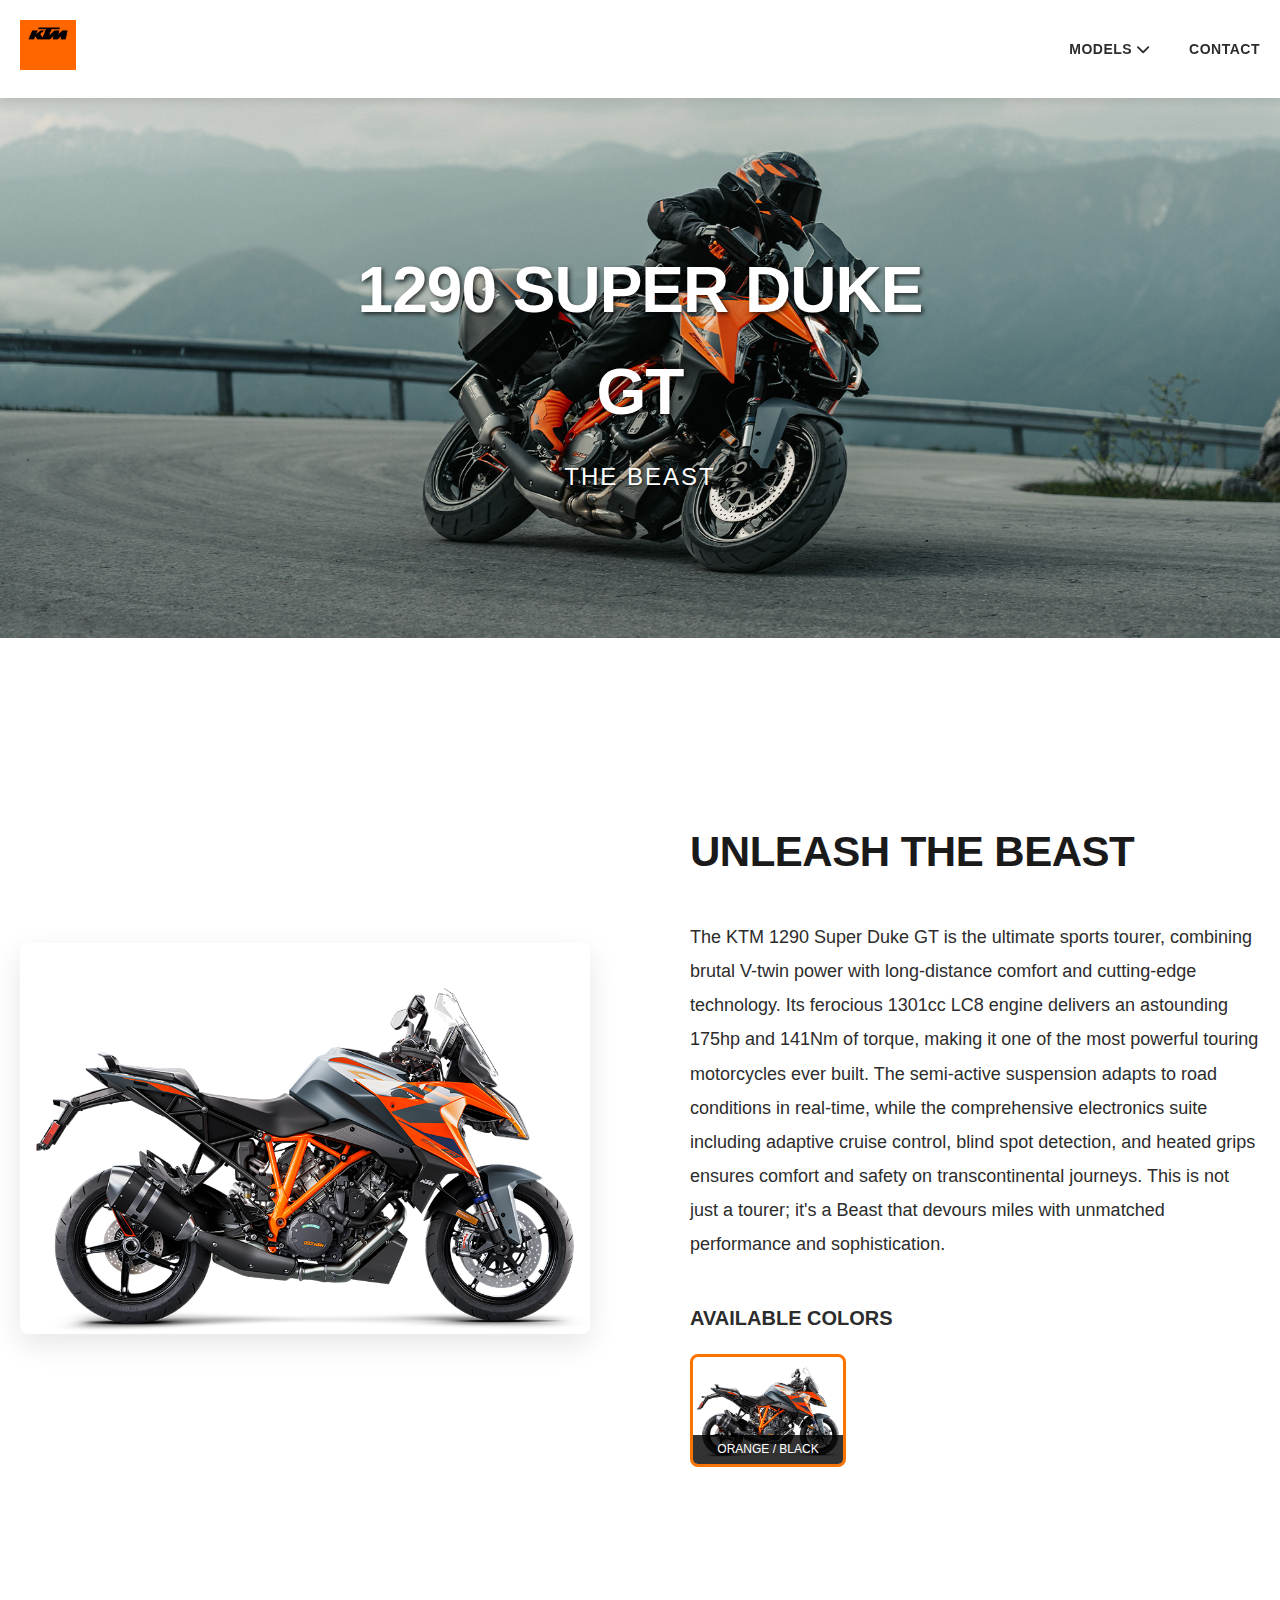
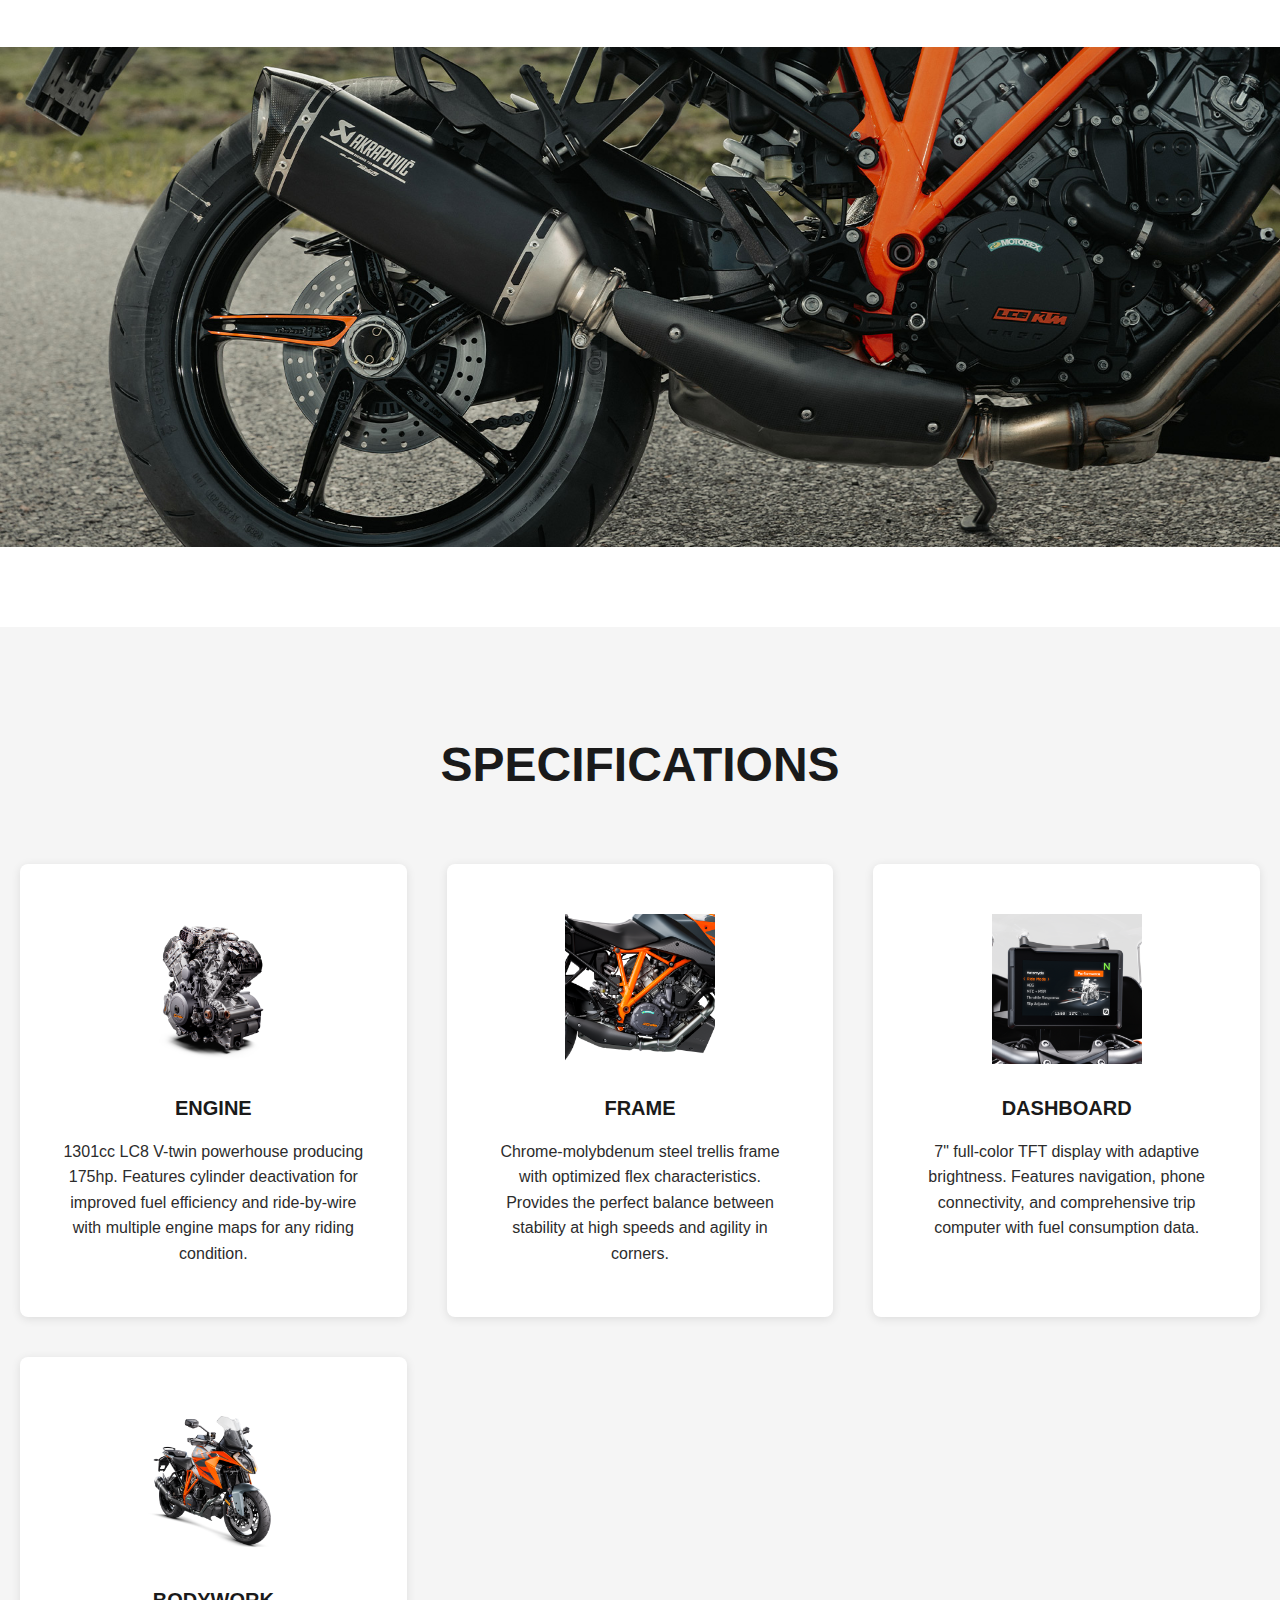
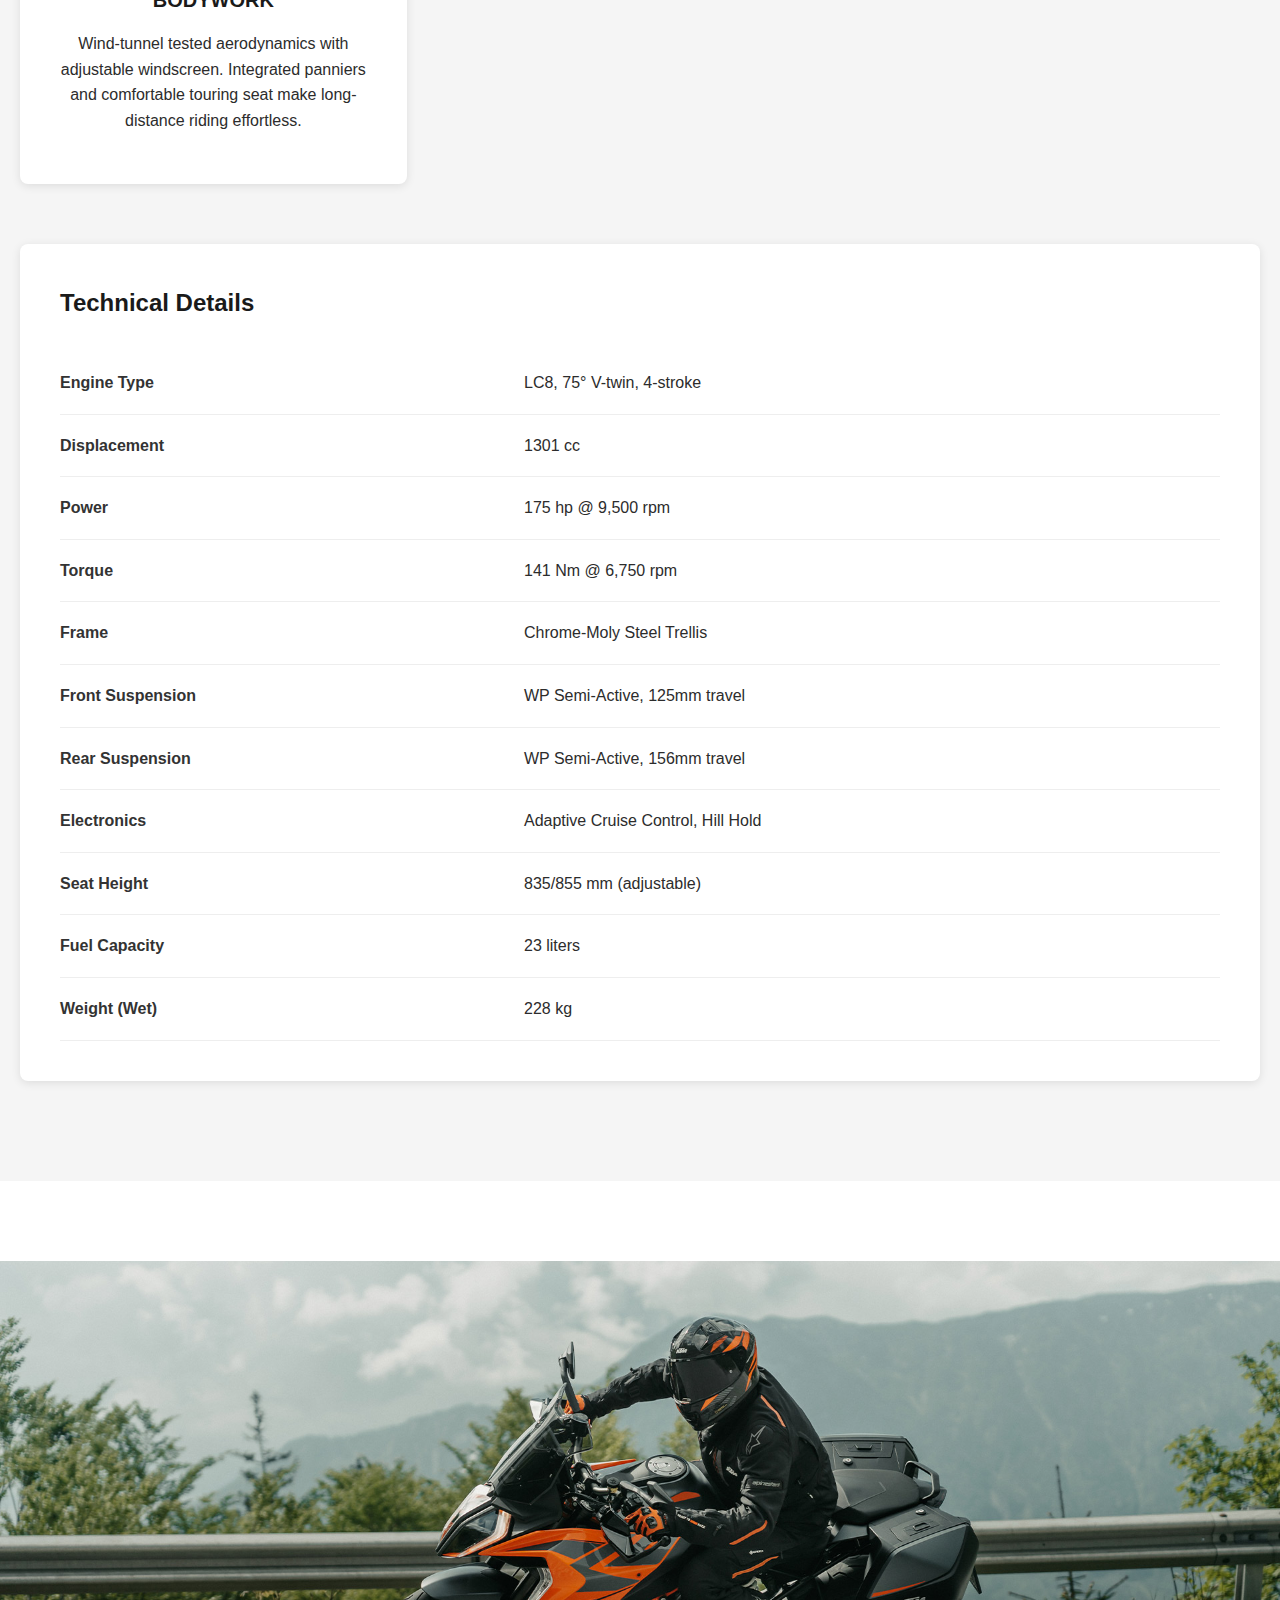
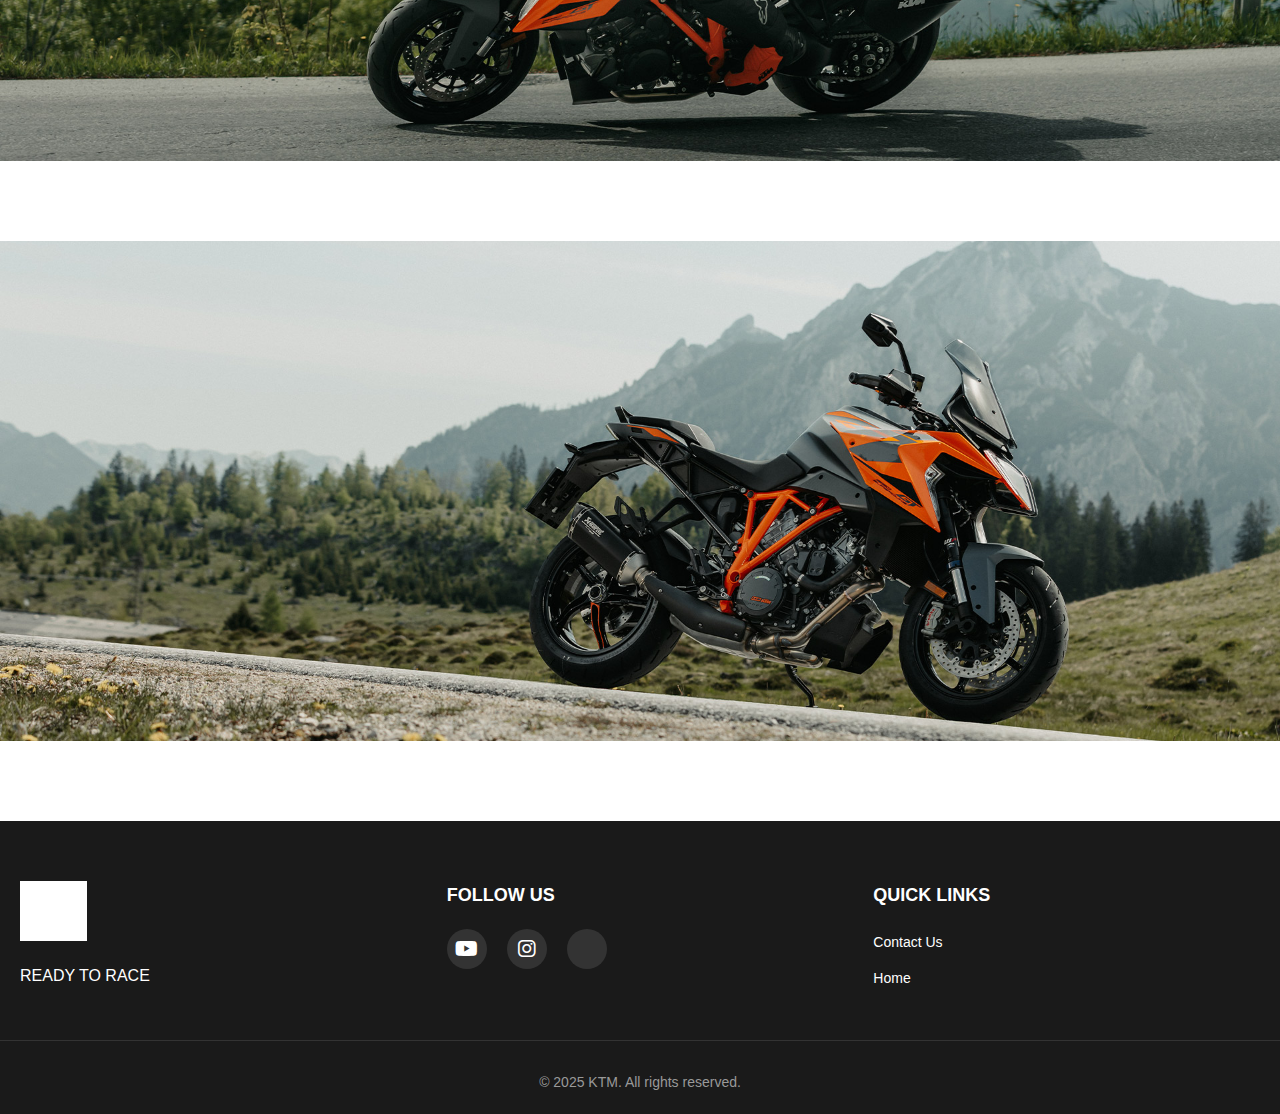
<file: pages/super-duke-1290.html>
<!DOCTYPE html>
<html lang="en">
<head>
    <meta charset="UTF-8">
    <meta name="viewport" content="width=device-width, initial-scale=1.0">
    <title>KTM 1290 Super Duke GT - The Beast</title>
    <link rel="stylesheet" href="../css/styles.css">
    <link rel="stylesheet" href="../css/model-page.css">
    <link rel="stylesheet" href="https://cdnjs.cloudflare.com/ajax/libs/font-awesome/6.0.0/css/all.min.css">
</head>
<body>
    <!-- Header Navigation -->
    <header class="main-header">
        <nav class="navbar">
            <div class="nav-container">
                <div class="logo-wrapper">
                    <a href="../index.html">
                        <img src="../Images/Logo.jpg" alt="KTM Logo" class="logo">
                    </a>
                </div>
                <div class="nav-menu">
                    <ul class="nav-list">
                        <li class="nav-item dropdown">
                            <a href="#" class="nav-link">Models <i class="fas fa-chevron-down"></i></a>
                            <ul class="dropdown-menu">
                                <li><a href="690-enduro.html">690 Enduro R</a></li>
                                <li><a href="1290-adventure.html">1290 Adventure</a></li>
                                <li><a href="duke-790.html">Duke 790</a></li>
                                <li><a href="rc-8c.html">RC 8C</a></li>
                                <li><a href="super-duke-1290.html">Super Duke 1290</a></li>
                            </ul>
                        </li>
                        <li class="nav-item">
                            <a href="contact.html" class="nav-link">Contact</a>
                        </li>
                    </ul>
                </div>
                <div class="mobile-menu-toggle">
                    <i class="fas fa-bars"></i>
                </div>
            </div>
        </nav>
    </header>

    <!-- Hero Banner -->
    <section class="model-hero">
        <img src="../Images/Superduke 1290/Superduke1290Banner1.jpg" alt="KTM 1290 Super Duke GT Banner">
        <div class="model-hero-content">
            <h1>1290 SUPER DUKE GT</h1>
            <p>The Beast</p>
        </div>
    </section>

    <!-- Model Overview -->
    <section class="model-overview">
        <div class="container">
            <div class="model-image-container">
                <img src="../Images/Superduke 1290/Superduke1290.jpg" alt="KTM 1290 Super Duke GT" class="model-image">
            </div>
            <div class="model-info">
                <h2>UNLEASH THE BEAST</h2>
                <p class="model-description">
                    The KTM 1290 Super Duke GT is the ultimate sports tourer, combining brutal V-twin power with 
                    long-distance comfort and cutting-edge technology. Its ferocious 1301cc LC8 engine delivers an 
                    astounding 175hp and 141Nm of torque, making it one of the most powerful touring motorcycles ever built. 
                    The semi-active suspension adapts to road conditions in real-time, while the comprehensive electronics 
                    suite including adaptive cruise control, blind spot detection, and heated grips ensures comfort and 
                    safety on transcontinental journeys. This is not just a tourer; it's a Beast that devours miles 
                    with unmatched performance and sophistication.
                </p>
                <div class="color-options">
                    <h3>Available Colors</h3>
                    <div class="color-selector">
                        <div class="color-option active">
                            <img src="../Images/Superduke 1290/Superduke1290.jpg" alt="Orange Black">
                            <span class="color-name">Orange / Black</span>
                        </div>
                    </div>
                </div>
            </div>
        </div>
    </section>

    <!-- Banner 2 -->
    <section class="banner-section">
        <img src="../Images/Superduke 1290/Superduke1290Banner2.jpg" alt="Super Duke GT Performance">
    </section>

    <!-- Specifications -->
    <section class="specifications">
        <div class="container">
            <h2>SPECIFICATIONS</h2>
            <div class="specs-grid">
                <div class="spec-item">
                    <img src="../Images/Superduke 1290/ENGINE.png" alt="Engine">
                    <h3>Engine</h3>
                    <p>1301cc LC8 V-twin powerhouse producing 175hp. Features cylinder deactivation for improved 
                    fuel efficiency and ride-by-wire with multiple engine maps for any riding condition.</p>
                </div>
                <div class="spec-item">
                    <img src="../Images/Superduke 1290/frame.png" alt="Frame">
                    <h3>Frame</h3>
                    <p>Chrome-molybdenum steel trellis frame with optimized flex characteristics. Provides the perfect 
                    balance between stability at high speeds and agility in corners.</p>
                </div>
                <div class="spec-item">
                    <img src="../Images/Superduke 1290/Dashboard.png" alt="Dashboard">
                    <h3>Dashboard</h3>
                    <p>7" full-color TFT display with adaptive brightness. Features navigation, phone connectivity, 
                    and comprehensive trip computer with fuel consumption data.</p>
                </div>
                <div class="spec-item">
                    <img src="../Images/Superduke 1290/bodywork.png" alt="Bodywork">
                    <h3>Bodywork</h3>
                    <p>Wind-tunnel tested aerodynamics with adjustable windscreen. Integrated panniers and 
                    comfortable touring seat make long-distance riding effortless.</p>
                </div>
            </div>

            <!-- Technical Specifications Table -->
            <div class="tech-specs">
                <h3>Technical Details</h3>
                <table class="specs-table">
                    <tr>
                        <td>Engine Type</td>
                        <td>LC8, 75° V-twin, 4-stroke</td>
                    </tr>
                    <tr>
                        <td>Displacement</td>
                        <td>1301 cc</td>
                    </tr>
                    <tr>
                        <td>Power</td>
                        <td>175 hp @ 9,500 rpm</td>
                    </tr>
                    <tr>
                        <td>Torque</td>
                        <td>141 Nm @ 6,750 rpm</td>
                    </tr>
                    <tr>
                        <td>Frame</td>
                        <td>Chrome-Moly Steel Trellis</td>
                    </tr>
                    <tr>
                        <td>Front Suspension</td>
                        <td>WP Semi-Active, 125mm travel</td>
                    </tr>
                    <tr>
                        <td>Rear Suspension</td>
                        <td>WP Semi-Active, 156mm travel</td>
                    </tr>
                    <tr>
                        <td>Electronics</td>
                        <td>Adaptive Cruise Control, Hill Hold</td>
                    </tr>
                    <tr>
                        <td>Seat Height</td>
                        <td>835/855 mm (adjustable)</td>
                    </tr>
                    <tr>
                        <td>Fuel Capacity</td>
                        <td>23 liters</td>
                    </tr>
                    <tr>
                        <td>Weight (Wet)</td>
                        <td>228 kg</td>
                    </tr>
                </table>
            </div>
        </div>
    </section>

    <!-- Banner 3 -->
    <section class="banner-section">
        <img src="../Images/Superduke 1290/Superduke1290Banner3.jpg" alt="Super Duke GT Touring">
    </section>

    <!-- Banner 4 -->
    <section class="banner-section">
        <img src="../Images/Superduke 1290/Superduke1290Banner4.jpg" alt="Super Duke GT Details">
    </section>

    <!-- Footer -->
    <footer class="main-footer">
        <div class="footer-content">
            <div class="footer-section">
                <img src="../Images/Logo.jpg" alt="KTM Logo" class="footer-logo">
                <p>READY TO RACE</p>
            </div>
            <div class="footer-section">
                <h4>Follow Us</h4>
                <div class="social-links">
                    <a href="https://www.youtube.com/ktm" target="_blank" rel="noopener noreferrer">
                        <i class="fab fa-youtube"></i>
                    </a>
                    <a href="https://www.instagram.com/ktmusa/" target="_blank" rel="noopener noreferrer">
                        <i class="fab fa-instagram"></i>
                    </a>
                    <a href="https://x.com/KTMUSA" target="_blank" rel="noopener noreferrer">
                        <i class="fab fa-x-twitter"></i>
                    </a>
                </div>
            </div>
            <div class="footer-section">
                <h4>Quick Links</h4>
                <ul class="footer-links">
                    <li><a href="contact.html">Contact Us</a></li>
                    <li><a href="../index.html">Home</a></li>
                </ul>
            </div>
        </div>
        <div class="footer-bottom">
            <p>&copy; 2025 KTM. All rights reserved.</p>
        </div>
    </footer>

    <script src="../js/main.js"></script>
</body>
</html>
</file>
<file: css/styles.css>
/* KTM Global Styles */
:root {
    --ktm-orange: #F97300;
    --ktm-dark: #1a1a1a;
    --ktm-gray: #333333;
    --ktm-light-gray: #f5f5f5;
    --white: #ffffff;
    --text-dark: #2c2c2c;
    --shadow: 0 2px 10px rgba(0, 0, 0, 0.1);
    --transition: all 0.3s ease;
}

* {
    margin: 0;
    padding: 0;
    box-sizing: border-box;
}

body {
    font-family: -apple-system, BlinkMacSystemFont, 'Segoe UI', Roboto, Helvetica, Arial, sans-serif;
    color: var(--text-dark);
    line-height: 1.6;
    background-color: var(--white);
}

a {
    text-decoration: none;
    color: inherit;
    transition: var(--transition);
}

.container {
    max-width: 1400px;
    margin: 0 auto;
    padding: 0 20px;
}

/* Header Styles */
.main-header {
    background-color: var(--white);
    box-shadow: var(--shadow);
    position: sticky;
    top: 0;
    z-index: 1000;
}

.navbar {
    padding: 20px 0;
}

.nav-container {
    max-width: 1400px;
    margin: 0 auto;
    padding: 0 20px;
    display: flex;
    justify-content: space-between;
    align-items: center;
}

.logo-wrapper {
    flex-shrink: 0;
}

.logo {
    height: 50px;
    width: auto;
}

.nav-menu {
    display: flex;
    align-items: center;
}

.nav-list {
    display: flex;
    list-style: none;
    gap: 40px;
    align-items: center;
}

.nav-item {
    position: relative;
}

.nav-link {
    font-weight: 600;
    text-transform: uppercase;
    font-size: 14px;
    letter-spacing: 0.5px;
    padding: 10px 0;
    transition: var(--transition);
}

.nav-link:hover {
    color: var(--ktm-orange);
}

/* Dropdown Menu */
.dropdown {
    position: relative;
}

.dropdown-menu {
    position: absolute;
    top: 100%;
    left: 0;
    background-color: var(--white);
    box-shadow: 0 4px 20px rgba(0, 0, 0, 0.15);
    min-width: 250px;
    list-style: none;
    padding: 20px 0;
    opacity: 0;
    visibility: hidden;
    transform: translateY(-10px);
    transition: var(--transition);
}

.dropdown:hover .dropdown-menu {
    opacity: 1;
    visibility: visible;
    transform: translateY(0);
}

.dropdown-menu li {
    padding: 0;
}

.dropdown-menu a {
    display: block;
    padding: 12px 30px;
    font-size: 14px;
    font-weight: 500;
    transition: var(--transition);
}

.dropdown-menu a:hover {
    background-color: var(--ktm-light-gray);
    color: var(--ktm-orange);
}

.mobile-menu-toggle {
    display: none;
    font-size: 24px;
    cursor: pointer;
}

/* Models Section */
.models-section {
    padding: 80px 0;
    background-color: var(--ktm-light-gray);
}

.section-title {
    text-align: center;
    font-size: 48px;
    font-weight: 800;
    margin-bottom: 60px;
    color: var(--ktm-dark);
    letter-spacing: -1px;
}

.models-grid {
    display: grid;
    grid-template-columns: repeat(auto-fit, minmax(300px, 1fr));
    gap: 40px;
    margin-top: 50px;
}

.model-card {
    background-color: var(--white);
    border-radius: 8px;
    overflow: hidden;
    transition: var(--transition);
    box-shadow: var(--shadow);
}

.model-card:hover {
    transform: translateY(-5px);
    box-shadow: 0 8px 30px rgba(0, 0, 0, 0.15);
}

.model-card img {
    width: 100%;
    height: 250px;
    object-fit: cover;
}

.model-card h3 {
    padding: 20px 20px 10px;
    font-size: 20px;
    font-weight: 700;
    color: var(--ktm-dark);
}

.model-card p {
    padding: 0 20px 20px;
    color: var(--ktm-gray);
    font-size: 14px;
    text-transform: uppercase;
    letter-spacing: 0.5px;
}

/* Footer */
.main-footer {
    background-color: var(--ktm-dark);
    color: var(--white);
    padding: 60px 0 20px;
}

.footer-content {
    max-width: 1400px;
    margin: 0 auto;
    padding: 0 20px;
    display: grid;
    grid-template-columns: repeat(auto-fit, minmax(250px, 1fr));
    gap: 40px;
    margin-bottom: 40px;
}

.footer-section h4 {
    margin-bottom: 20px;
    font-size: 18px;
    font-weight: 700;
    text-transform: uppercase;
}

.footer-logo {
    height: 60px;
    margin-bottom: 15px;
    filter: brightness(0) invert(1);
}

.social-links {
    display: flex;
    gap: 20px;
}

.social-links a {
    display: flex;
    align-items: center;
    justify-content: center;
    width: 40px;
    height: 40px;
    background-color: var(--ktm-gray);
    border-radius: 50%;
    transition: var(--transition);
}

.social-links a:hover {
    background-color: var(--ktm-orange);
}

.social-links i {
    font-size: 20px;
}

.footer-links {
    list-style: none;
}

.footer-links li {
    margin-bottom: 10px;
}

.footer-links a {
    color: var(--white);
    font-size: 14px;
    transition: var(--transition);
}

.footer-links a:hover {
    color: var(--ktm-orange);
}

.footer-bottom {
    text-align: center;
    padding-top: 30px;
    border-top: 1px solid var(--ktm-gray);
    font-size: 14px;
    color: #999;
}

/* Button Styles */
.btn-primary {
    display: inline-block;
    background-color: var(--ktm-orange);
    color: var(--white);
    padding: 15px 40px;
    font-weight: 700;
    text-transform: uppercase;
    letter-spacing: 1px;
    border: none;
    cursor: pointer;
    transition: var(--transition);
    font-size: 14px;
}

.btn-primary:hover {
    background-color: #e66600;
    transform: translateY(-2px);
}

/* Mobile Menu Styles */
.nav-menu.active {
    display: block;
    position: fixed;
    top: 85px;
    left: 0;
    right: 0;
    background-color: var(--white);
    box-shadow: 0 4px 20px rgba(0, 0, 0, 0.1);
    padding: 20px;
    z-index: 999;
}

.nav-menu.active .nav-list {
    flex-direction: column;
    gap: 0;
}

.nav-menu.active .nav-item {
    width: 100%;
    border-bottom: 1px solid var(--ktm-light-gray);
}

.nav-menu.active .nav-link {
    display: block;
    padding: 15px 0;
}

.nav-menu.active .dropdown-menu {
    position: static;
    opacity: 1;
    visibility: visible;
    transform: none;
    box-shadow: none;
    padding: 0 0 0 20px;
}

/* Responsive */
@media (max-width: 768px) {
    .nav-menu {
        display: none;
    }
    
    .mobile-menu-toggle {
        display: block;
        color: var(--ktm-dark);
        cursor: pointer;
    }
    
    .mobile-menu-toggle.active {
        color: var(--ktm-orange);
    }
    
    .section-title {
        font-size: 36px;
        margin-bottom: 40px;
    }
    
    .models-grid {
        grid-template-columns: 1fr;
        gap: 30px;
    }
    
    .footer-content {
        grid-template-columns: 1fr;
        text-align: center;
    }
    
    .social-links {
        justify-content: center;
    }
}
</file>
<file: css/carousel.css>
/* Hero Carousel Styles */
.hero-carousel {
    position: relative;
    width: 100%;
    height: 80vh;
    min-height: 500px;
    overflow: hidden;
}

.carousel-container {
    position: relative;
    width: 100%;
    height: 100%;
}

.carousel-slide {
    position: absolute;
    top: 0;
    left: 0;
    width: 100%;
    height: 100%;
    opacity: 0;
    transition: opacity 1s ease-in-out;
}

.carousel-slide.active {
    opacity: 1;
}

.carousel-slide img {
    width: 100%;
    height: 100%;
    object-fit: cover;
    object-position: center;
}

.carousel-content {
    position: absolute;
    top: 50%;
    left: 50%;
    transform: translate(-50%, -50%);
    text-align: center;
    color: var(--white);
    z-index: 10;
    padding: 20px;
}

.carousel-title {
    font-size: 72px;
    font-weight: 800;
    margin-bottom: 25px;
    text-shadow: 2px 2px 4px rgba(0, 0, 0, 0.7);
    letter-spacing: -2px;
    line-height: 1.1;
}

.carousel-subtitle {
    font-size: 24px;
    font-weight: 600;
    margin-bottom: 40px;
    text-shadow: 1px 1px 3px rgba(0, 0, 0, 0.7);
    letter-spacing: 2px;
}

/* Carousel Controls */
.carousel-control {
    position: absolute;
    top: 50%;
    transform: translateY(-50%);
    background-color: rgba(0, 0, 0, 0.5);
    color: var(--white);
    border: none;
    width: 50px;
    height: 50px;
    font-size: 20px;
    cursor: pointer;
    transition: var(--transition);
    z-index: 15;
}

.carousel-control:hover {
    background-color: var(--ktm-orange);
}

.carousel-control.prev {
    left: 30px;
}

.carousel-control.next {
    right: 30px;
}

/* Carousel Indicators */
.carousel-indicators {
    position: absolute;
    bottom: 30px;
    left: 50%;
    transform: translateX(-50%);
    display: flex;
    gap: 15px;
    z-index: 15;
}

.indicator {
    width: 12px;
    height: 12px;
    background-color: rgba(255, 255, 255, 0.5);
    border-radius: 50%;
    cursor: pointer;
    transition: var(--transition);
}

.indicator.active,
.indicator:hover {
    background-color: var(--ktm-orange);
    transform: scale(1.2);
}

/* Overlay for better text visibility */
.carousel-slide::before {
    content: '';
    position: absolute;
    top: 0;
    left: 0;
    right: 0;
    bottom: 0;
    background: linear-gradient(to bottom, 
        rgba(0, 0, 0, 0.2) 0%, 
        rgba(0, 0, 0, 0.4) 50%, 
        rgba(0, 0, 0, 0.2) 100%);
    z-index: 5;
}

/* Responsive Carousel */
@media (max-width: 1024px) {
    .carousel-title {
        font-size: 48px;
    }
    
    .carousel-subtitle {
        font-size: 20px;
    }
}

@media (max-width: 768px) {
    .hero-carousel {
        height: 60vh;
        min-height: 400px;
    }
    
    .carousel-title {
        font-size: 36px;
        margin-bottom: 15px;
    }
    
    .carousel-subtitle {
        font-size: 16px;
        margin-bottom: 20px;
    }
    
    .carousel-control {
        width: 40px;
        height: 40px;
        font-size: 16px;
    }
    
    .carousel-control.prev {
        left: 15px;
    }
    
    .carousel-control.next {
        right: 15px;
    }
    
    .btn-primary {
        padding: 12px 30px;
        font-size: 12px;
    }
}
</file>
<file: css/model-page.css>
/* Model Page Styles */

/* Hero Banner */
.model-hero {
    position: relative;
    width: 100%;
    height: 60vh;
    min-height: 400px;
    overflow: hidden;
    margin-bottom: 80px;
}

.model-hero img {
    width: 100%;
    height: 100%;
    object-fit: cover;
    object-position: center;
}

.model-hero-content {
    position: absolute;
    top: 50%;
    left: 50%;
    transform: translate(-50%, -50%);
    text-align: center;
    color: var(--white);
    z-index: 10;
}

.model-hero-content h1 {
    font-size: 64px;
    font-weight: 800;
    text-shadow: 2px 2px 4px rgba(0, 0, 0, 0.7);
    letter-spacing: -1px;
    margin-bottom: 15px;
}

.model-hero-content p {
    font-size: 24px;
    font-weight: 500;
    text-shadow: 1px 1px 3px rgba(0, 0, 0, 0.7);
    text-transform: uppercase;
    letter-spacing: 2px;
}

/* Model Overview Section */
.model-overview {
    padding: 100px 0;
    background-color: var(--white);
}

.model-overview .container {
    display: grid;
    grid-template-columns: 1fr 1fr;
    gap: 100px;
    align-items: center;
}

.model-image {
    width: 100%;
    height: auto;
    border-radius: 8px;
    box-shadow: 0 10px 30px rgba(0, 0, 0, 0.1);
}

.model-info h2 {
    font-size: 42px;
    font-weight: 800;
    margin-bottom: 35px;
    color: var(--ktm-dark);
    letter-spacing: -0.5px;
}

.model-description {
    font-size: 18px;
    line-height: 1.9;
    color: var(--text-dark);
    margin-bottom: 40px;
}

/* Color Options */
.color-options {
    margin-top: 40px;
}

.color-options h3 {
    font-size: 20px;
    font-weight: 700;
    margin-bottom: 20px;
    text-transform: uppercase;
}

.color-selector {
    display: flex;
    gap: 20px;
    flex-wrap: wrap;
}

.color-option {
    position: relative;
    cursor: pointer;
    border: 3px solid transparent;
    border-radius: 8px;
    overflow: hidden;
    transition: var(--transition);
}

.color-option.active,
.color-option:hover {
    border-color: var(--ktm-orange);
}

.color-option img {
    width: 150px;
    height: 100px;
    object-fit: cover;
}

.color-name {
    position: absolute;
    bottom: 0;
    left: 0;
    right: 0;
    background-color: rgba(0, 0, 0, 0.8);
    color: var(--white);
    padding: 5px;
    text-align: center;
    font-size: 12px;
    text-transform: uppercase;
}

/* Full Width Banner */
.banner-section {
    width: 100%;
    height: 500px;
    position: relative;
    overflow: hidden;
    margin: 80px 0;
}

.banner-section img {
    width: 100%;
    height: 100%;
    object-fit: cover;
}

/* Specifications Section */
.specifications {
    padding: 100px 0;
    background-color: var(--ktm-light-gray);
}

.specifications h2 {
    text-align: center;
    font-size: 48px;
    font-weight: 800;
    margin-bottom: 60px;
    color: var(--ktm-dark);
}

.specs-grid {
    display: grid;
    grid-template-columns: repeat(auto-fit, minmax(300px, 1fr));
    gap: 40px;
    margin-bottom: 60px;
}

.spec-item {
    background-color: var(--white);
    padding: 50px 40px;
    border-radius: 8px;
    text-align: center;
    box-shadow: var(--shadow);
    transition: var(--transition);
}

.spec-item:hover {
    transform: translateY(-5px);
    box-shadow: 0 10px 30px rgba(0, 0, 0, 0.15);
}

.spec-item img {
    width: 100%;
    max-width: 200px;
    height: 150px;
    object-fit: contain;
    margin-bottom: 20px;
}

.spec-item h3 {
    font-size: 20px;
    font-weight: 700;
    margin-bottom: 15px;
    color: var(--ktm-dark);
    text-transform: uppercase;
}

.spec-item p {
    font-size: 16px;
    line-height: 1.6;
    color: var(--text-dark);
}

/* Technical Specs Table */
.tech-specs {
    background-color: var(--white);
    padding: 40px;
    border-radius: 8px;
    box-shadow: var(--shadow);
    margin-top: 40px;
}

.tech-specs h3 {
    font-size: 24px;
    font-weight: 700;
    margin-bottom: 30px;
    color: var(--ktm-dark);
}

.specs-table {
    width: 100%;
    border-collapse: collapse;
}

.specs-table tr {
    border-bottom: 1px solid #eee;
}

.specs-table td {
    padding: 18px 0;
    font-size: 16px;
}

.specs-table td:first-child {
    font-weight: 600;
    color: var(--ktm-gray);
    width: 40%;
}

.specs-table td:last-child {
    color: var(--text-dark);
}

/* Responsive */
@media (max-width: 1024px) {
    .model-overview .container {
        grid-template-columns: 1fr;
        gap: 40px;
    }
}

@media (max-width: 768px) {
    .model-hero {
        height: 50vh;
        min-height: 300px;
        margin-bottom: 40px;
    }
    
    .model-hero-content h1 {
        font-size: 36px;
    }
    
    .model-hero-content p {
        font-size: 18px;
    }
    
    .model-overview,
    .specifications {
        padding: 40px 0;
    }
    
    .model-info h2 {
        font-size: 28px;
    }
    
    .specifications h2 {
        font-size: 32px;
        margin-bottom: 40px;
    }
    
    .banner-section {
        height: 300px;
        margin: 40px 0;
    }
    
    .specs-grid {
        grid-template-columns: 1fr;
        gap: 30px;
    }
    
    .spec-item {
        padding: 30px 20px;
    }
    
    .color-option img {
        width: 120px;
        height: 80px;
    }
}
</file>
<file: css/contact.css>
/* Contact Page Styles */

/* Contact Hero */
.contact-hero {
    background: linear-gradient(rgba(0, 0, 0, 0.6), rgba(0, 0, 0, 0.6)), 
                url('../Images/1290 Adventure/1290 Adventure Banner.jpg') center/cover;
    height: 40vh;
    min-height: 300px;
    display: flex;
    align-items: center;
    justify-content: center;
    text-align: center;
    color: var(--white);
}

.hero-content h1 {
    font-size: 56px;
    font-weight: 800;
    margin-bottom: 10px;
    letter-spacing: -1px;
}

.hero-content p {
    font-size: 20px;
    font-weight: 500;
    text-transform: uppercase;
    letter-spacing: 2px;
}

/* Demo Notice */
.demo-notice {
    background-color: #fff3cd;
    padding: 40px 0;
    border-bottom: 3px solid var(--ktm-orange);
}

.notice-box {
    text-align: center;
    max-width: 800px;
    margin: 0 auto;
}

.notice-box i {
    font-size: 48px;
    color: var(--ktm-orange);
    margin-bottom: 20px;
}

.notice-box h2 {
    font-size: 28px;
    font-weight: 700;
    color: var(--ktm-dark);
    margin-bottom: 15px;
}

.notice-box p {
    font-size: 18px;
    line-height: 1.6;
    color: var(--text-dark);
}

.notice-box a {
    color: var(--ktm-orange);
    font-weight: 600;
    text-decoration: underline;
}

/* Contact Section */
.contact-section {
    padding: 80px 0;
    background-color: var(--white);
}

.contact-grid {
    display: grid;
    grid-template-columns: 1fr 1fr;
    gap: 80px;
    align-items: start;
}

/* Contact Form */
.contact-form {
    background-color: var(--ktm-light-gray);
    padding: 50px;
    border-radius: 8px;
    box-shadow: var(--shadow);
}

.contact-form h2 {
    font-size: 32px;
    font-weight: 700;
    margin-bottom: 15px;
    color: var(--ktm-dark);
}

.contact-form > p {
    font-size: 16px;
    color: var(--text-dark);
    margin-bottom: 30px;
}

.form-group {
    margin-bottom: 25px;
}

.form-group label {
    display: block;
    font-weight: 600;
    margin-bottom: 8px;
    color: var(--ktm-dark);
    font-size: 14px;
    text-transform: uppercase;
}

.form-group input,
.form-group select,
.form-group textarea {
    width: 100%;
    padding: 15px;
    border: 2px solid #e0e0e0;
    border-radius: 4px;
    font-size: 16px;
    transition: var(--transition);
    background-color: var(--white);
}

.form-group input:focus,
.form-group select:focus,
.form-group textarea:focus {
    outline: none;
    border-color: var(--ktm-orange);
}

.form-group textarea {
    resize: vertical;
    min-height: 120px;
}

/* Contact Info */
.contact-info h2 {
    font-size: 32px;
    font-weight: 700;
    margin-bottom: 30px;
    color: var(--ktm-dark);
}

.info-item {
    display: flex;
    gap: 20px;
    margin-bottom: 30px;
    align-items: flex-start;
}

.info-item i {
    font-size: 24px;
    color: var(--ktm-orange);
    width: 30px;
    flex-shrink: 0;
    margin-top: 5px;
}

.info-item h3 {
    font-size: 18px;
    font-weight: 700;
    margin-bottom: 8px;
    color: var(--ktm-dark);
}

.info-item p {
    font-size: 16px;
    line-height: 1.6;
    color: var(--text-dark);
}

.social-contact {
    margin-top: 40px;
    padding-top: 40px;
    border-top: 2px solid var(--ktm-light-gray);
}

.social-contact h3 {
    font-size: 20px;
    font-weight: 700;
    margin-bottom: 20px;
    color: var(--ktm-dark);
}

.social-contact .social-links {
    display: flex;
    gap: 15px;
}

.social-contact .social-links a {
    display: flex;
    align-items: center;
    justify-content: center;
    width: 50px;
    height: 50px;
    background-color: var(--ktm-light-gray);
    border-radius: 50%;
    transition: var(--transition);
    font-size: 24px;
    color: var(--ktm-dark);
}

.social-contact .social-links a:hover {
    background-color: var(--ktm-orange);
    color: var(--white);
}

/* Map Section */
.map-section {
    height: 400px;
    background-color: var(--ktm-light-gray);
    position: relative;
}

.map-placeholder {
    display: flex;
    flex-direction: column;
    align-items: center;
    justify-content: center;
    height: 100%;
    color: var(--ktm-gray);
}

.map-placeholder i {
    font-size: 64px;
    margin-bottom: 20px;
    opacity: 0.5;
}

.map-placeholder p {
    font-size: 18px;
    font-weight: 500;
    text-transform: uppercase;
    letter-spacing: 1px;
    opacity: 0.7;
}

/* Responsive */
@media (max-width: 1024px) {
    .contact-grid {
        gap: 60px;
    }
    
    .contact-form {
        padding: 40px;
    }
}

@media (max-width: 768px) {
    .contact-hero {
        height: 30vh;
        min-height: 250px;
    }
    
    .hero-content h1 {
        font-size: 36px;
    }
    
    .hero-content p {
        font-size: 16px;
    }
    
    .demo-notice {
        padding: 30px 20px;
    }
    
    .notice-box i {
        font-size: 36px;
    }
    
    .notice-box h2 {
        font-size: 24px;
    }
    
    .notice-box p {
        font-size: 16px;
    }
    
    .contact-section {
        padding: 40px 0;
    }
    
    .contact-grid {
        grid-template-columns: 1fr;
        gap: 40px;
    }
    
    .contact-form {
        padding: 30px 20px;
    }
    
    .contact-form h2,
    .contact-info h2 {
        font-size: 28px;
    }
    
    .map-section {
        height: 300px;
    }
}
</file>
